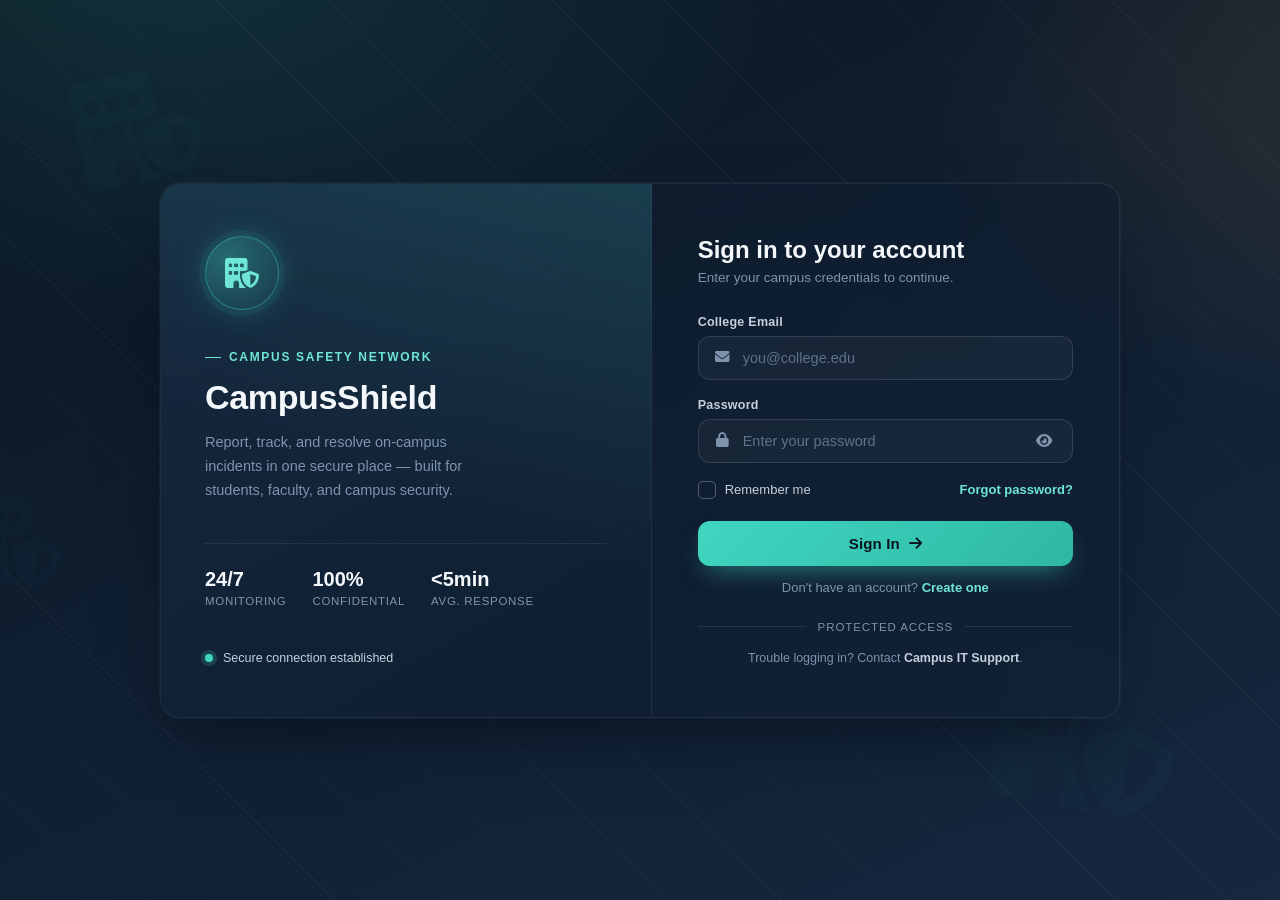
<file: index.html>
<!DOCTYPE html>
<html lang="en">
<head>
<meta charset="UTF-8">
<meta name="viewport" content="width=device-width, initial-scale=1.0">
<title>CampusShield | Sign In</title>
<link rel="stylesheet" href="https://cdnjs.cloudflare.com/ajax/libs/font-awesome/6.5.1/css/all.min.css">
<style>
  :root{
    --navy-950:#0a1420;
    --navy-900:#0f1e30;
    --navy-800:#16283f;
    --navy-700:#1e3552;
    --slate-400:#7f93ac;
    --slate-200:#c4d0dd;
    --cyan-400:#3fd6c0;
    --cyan-300:#6fe6d4;
    --amber-400:#f0a83c;
    --danger:#ef5a5a;
    --success:#3fd6c0;
    --white:#f5f8fb;
    --radius-lg:20px;
    --radius-md:12px;
    --shadow-card:0 30px 60px -20px rgba(4,10,20,0.65), 0 0 0 1px rgba(255,255,255,0.04);
    --font-display:'Segoe UI Semibold','Segoe UI',-apple-system,BlinkMacSystemFont,'Helvetica Neue',Arial,sans-serif;
    --font-body:-apple-system,BlinkMacSystemFont,'Segoe UI',Roboto,Helvetica,Arial,sans-serif;
  }
  *{margin:0;padding:0;box-sizing:border-box;}
  html,body{height:100%;}
  body{
    font-family:var(--font-body);
    min-height:100vh;
    display:flex;
    align-items:center;
    justify-content:center;
    padding:32px 20px;
    color:var(--white);
    position:relative;
    overflow-x:hidden;
    background:
      radial-gradient(1100px 700px at 12% -10%, rgba(63,214,192,0.16), transparent 60%),
      radial-gradient(900px 600px at 110% 10%, rgba(240,168,60,0.12), transparent 55%),
      linear-gradient(155deg, var(--navy-950) 0%, var(--navy-900) 45%, var(--navy-800) 100%);
  }
  .bg-shield{ position:fixed; inset:0; z-index:0; pointer-events:none; opacity:0.06;
    background-image: repeating-linear-gradient(45deg, transparent, transparent 78px, rgba(255,255,255,0.6) 78px, rgba(255,255,255,0.6) 79px); }
  .bg-shield i{ position:absolute; color:var(--cyan-400); filter:blur(0.5px); }
  .bg-shield i:nth-child(1){ top:8%; left:6%; font-size:110px; transform:rotate(-12deg); opacity:.5;}
  .bg-shield i:nth-child(2){ bottom:10%; right:8%; font-size:160px; transform:rotate(10deg); opacity:.4;}
  .bg-shield i:nth-child(3){ top:55%; left:-3%; font-size:90px; transform:rotate(6deg); opacity:.35;}
  .wrapper{
    position:relative; z-index:2; width:100%; max-width:960px;
    display:grid; grid-template-columns:1.05fr 1fr;
    background:rgba(15,30,48,0.55);
    border:1px solid rgba(255,255,255,0.07);
    border-radius:var(--radius-lg);
    box-shadow:var(--shadow-card);
    backdrop-filter:blur(18px);
    overflow:hidden;
    animation:riseIn .6s cubic-bezier(.2,.8,.2,1) both;
  }
  @keyframes riseIn{ from{opacity:0; transform:translateY(18px);} to{opacity:1; transform:translateY(0);} }
  .brand-panel{ position:relative; padding:52px 44px; display:flex; flex-direction:column; justify-content:space-between;
    background: linear-gradient(200deg, rgba(63,214,192,0.14), transparent 55%), linear-gradient(150deg, var(--navy-800) 0%, var(--navy-900) 100%);
    border-right:1px solid rgba(255,255,255,0.06); }
  .badge-ring{ width:74px;height:74px; border-radius:50%; display:flex;align-items:center;justify-content:center;
    background:radial-gradient(circle at 30% 30%, rgba(63,214,192,0.35), rgba(63,214,192,0.05));
    border:1px solid rgba(63,214,192,0.4);
    box-shadow:0 0 0 6px rgba(63,214,192,0.06), 0 0 30px rgba(63,214,192,0.25); }
  .badge-ring i{ font-size:30px; color:var(--cyan-300); animation:pulseShield 3.2s ease-in-out infinite; }
  @keyframes pulseShield{ 0%,100%{ transform:scale(1); filter:drop-shadow(0 0 0 rgba(63,214,192,0)); } 50%{ transform:scale(1.08); filter:drop-shadow(0 0 10px rgba(63,214,192,0.5)); } }
  .brand-copy{ margin-top:34px; }
  .eyebrow{ display:inline-flex; align-items:center; gap:8px; font-size:12px; letter-spacing:.14em; text-transform:uppercase; color:var(--cyan-300); font-weight:600; margin-bottom:14px; }
  .eyebrow::before{ content:""; width:16px;height:1px; background:var(--cyan-300); display:inline-block; }
  .brand-copy h1{ font-family:var(--font-display); font-size:34px; line-height:1.15; letter-spacing:-0.01em; margin-bottom:14px; }
  .brand-copy p{ color:var(--slate-400); font-size:14.5px; line-height:1.65; max-width:34ch; }
  .stat-row{ display:flex; gap:26px; margin-top:40px; padding-top:24px; border-top:1px solid rgba(255,255,255,0.08); }
  .stat-row div h3{ font-family:var(--font-display); font-size:20px; color:var(--white); }
  .stat-row div span{ font-size:11.5px; color:var(--slate-400); text-transform:uppercase; letter-spacing:.06em; }
  .status-strip{ margin-top:36px; display:flex; align-items:center; gap:10px; font-size:12.5px; color:var(--slate-200); }
  .dot-live{ width:8px;height:8px;border-radius:50%; background:var(--success); box-shadow:0 0 0 4px rgba(63,214,192,0.18); animation:blink 1.8s ease-in-out infinite; }
  @keyframes blink{ 0%,100%{opacity:1;} 50%{opacity:.35;} }
  .form-panel{ padding:52px 46px; display:flex; flex-direction:column; justify-content:center; }
  .form-head{ margin-bottom:30px; }
  .form-head h2{ font-family:var(--font-display); font-size:24px; margin-bottom:6px; }
  .form-head p{ font-size:13.5px; color:var(--slate-400); }
  .field{ margin-bottom:18px; position:relative; }
  .field label{ display:block; font-size:12.5px; font-weight:600; letter-spacing:.02em; color:var(--slate-200); margin-bottom:7px; }
  .input-shell{ display:flex; align-items:center; background:rgba(255,255,255,0.035); border:1px solid rgba(255,255,255,0.12); border-radius:var(--radius-md); padding:0 14px; transition:border-color .18s ease, box-shadow .18s ease, background .18s ease; }
  .input-shell i.leading-icon{ color:var(--slate-400); font-size:14.5px; width:20px; text-align:center; transition:color .18s ease; }
  .input-shell input{ flex:1; background:transparent; border:none; outline:none; color:var(--white); font-size:14.5px; padding:13px 10px; font-family:var(--font-body); }
  .input-shell input::placeholder{ color:#5f7288; }
  .input-shell:focus-within{ border-color:var(--cyan-400); background:rgba(63,214,192,0.05); box-shadow:0 0 0 3px rgba(63,214,192,0.14); }
  .input-shell:focus-within i.leading-icon{ color:var(--cyan-400); }
  .field.error .input-shell{ border-color:var(--danger); box-shadow:0 0 0 3px rgba(239,90,90,0.12); }
  .toggle-eye{ background:transparent; border:none; color:var(--slate-400); cursor:pointer; font-size:14.5px; padding:6px; transition:color .18s ease, transform .18s ease; }
  .toggle-eye:hover{ color:var(--cyan-300); transform:scale(1.08); }
  .error-msg{ display:none; align-items:center; gap:6px; color:var(--danger); font-size:12px; margin-top:6px; animation:shake .32s ease; }
  .field.error .error-msg{ display:flex; }
  @keyframes shake{ 0%,100%{ transform:translateX(0); } 25%{ transform:translateX(-4px); } 75%{ transform:translateX(4px); } }
  .row-between{ display:flex; align-items:center; justify-content:space-between; margin:6px 0 22px; font-size:13px; }
  .remember{ display:flex; align-items:center; gap:9px; cursor:pointer; color:var(--slate-200); user-select:none; }
  .checkbox-shell{ width:18px;height:18px; border-radius:5px; border:1.5px solid rgba(255,255,255,0.28); display:flex; align-items:center; justify-content:center; transition:all .18s ease; flex-shrink:0; }
  .checkbox-shell i{ font-size:10px; color:var(--navy-950); opacity:0; transform:scale(0.5); transition:all .18s ease; }
  .remember input{ display:none; }
  .remember input:checked + .checkbox-shell{ background:var(--cyan-400); border-color:var(--cyan-400); }
  .remember input:checked + .checkbox-shell i{ opacity:1; transform:scale(1); }
  .forgot-link{ color:var(--cyan-300); text-decoration:none; font-weight:600; position:relative; }
  .forgot-link::after{ content:""; position:absolute; left:0; bottom:-2px; width:0%; height:1px; background:var(--cyan-300); transition:width .22s ease; }
  .forgot-link:hover::after{ width:100%; }
  .btn-login{ width:100%; padding:14px; border:none; border-radius:var(--radius-md); background:linear-gradient(135deg, var(--cyan-400), #2fb8a4); color:var(--navy-950); font-size:15px; font-weight:700; letter-spacing:.01em; cursor:pointer; display:flex; align-items:center; justify-content:center; gap:9px; box-shadow:0 12px 26px -10px rgba(63,214,192,0.55); transition:transform .16s ease, box-shadow .16s ease, filter .16s ease; }
  .btn-login:hover{ transform:translateY(-2px); box-shadow:0 16px 32px -10px rgba(63,214,192,0.7); filter:brightness(1.04); }
  .btn-login:active{ transform:translateY(0); }
  .btn-login:disabled{ opacity:.75; cursor:not-allowed; transform:none; }
  .btn-login .fa-circle-notch{ display:none; }
  .btn-login.loading .fa-arrow-right{ display:none; }
  .btn-login.loading .fa-circle-notch{ display:inline-block; animation:spin .7s linear infinite; }
  @keyframes spin{ to{ transform:rotate(360deg); } }
  .divider{ display:flex; align-items:center; gap:12px; margin:26px 0 18px; color:var(--slate-400); font-size:11.5px; text-transform:uppercase; letter-spacing:.08em; }
  .divider::before,.divider::after{ content:""; flex:1; height:1px; background:rgba(255,255,255,0.1); }
  .footer-note{ text-align:center; font-size:12.5px; color:var(--slate-400); }
  .footer-note strong{ color:var(--slate-200); }
  .signup-cta{ text-align:center; font-size:13px; color:var(--slate-400); margin-top:14px; }
  .signup-cta a{ color:var(--cyan-300); font-weight:600; text-decoration:none; }
  .signup-cta a:hover{ text-decoration:underline; }
  .toast{ position:fixed; top:22px; left:50%; transform:translateX(-50%) translateY(-16px); background:var(--navy-800); border:1px solid rgba(63,214,192,0.4); color:var(--white); padding:12px 20px; border-radius:10px; font-size:13.5px; display:flex; align-items:center; gap:10px; box-shadow:0 12px 30px rgba(0,0,0,0.4); opacity:0; pointer-events:none; transition:all .3s ease; z-index:50; }
  .toast.show{ opacity:1; transform:translateX(-50%) translateY(0); }
  .toast i{ color:var(--success); }
  @media (max-width: 860px){
    .wrapper{ grid-template-columns:1fr; max-width:460px; }
    .brand-panel{ padding:36px 32px 28px; border-right:none; border-bottom:1px solid rgba(255,255,255,0.06); }
    .brand-copy{ margin-top:22px; } .brand-copy h1{ font-size:26px; }
    .stat-row{ margin-top:26px; padding-top:18px; }
    .form-panel{ padding:36px 32px 40px; }
  }
  @media (max-width: 420px){
    .brand-panel, .form-panel{ padding:28px 22px; }
    .brand-copy h1{ font-size:22px; } .stat-row{ gap:18px; } body{ padding:16px; }
  }
</style>
</head>
<body>

  <div class="bg-shield" aria-hidden="true">
    <i class="fa-solid fa-building-shield"></i>
    <i class="fa-solid fa-building-shield"></i>
    <i class="fa-solid fa-building-shield"></i>
  </div>

  <div class="wrapper">

    <aside class="brand-panel">
      <div>
        <div class="badge-ring"><i class="fa-solid fa-building-shield"></i></div>
        <div class="brand-copy">
          <span class="eyebrow">Campus Safety Network</span>
          <h1>CampusShield</h1>
          <p>Report, track, and resolve on‑campus incidents in one secure place — built for students, faculty, and campus security.</p>
        </div>
        <div class="stat-row">
          <div><h3>24/7</h3><span>Monitoring</span></div>
          <div><h3>100%</h3><span>Confidential</span></div>
          <div><h3>&lt;5min</h3><span>Avg. Response</span></div>
        </div>
      </div>
      <div class="status-strip">
        <span class="dot-live"></span>
        Secure connection established
      </div>
    </aside>

    <main class="form-panel">
      <div class="form-head">
        <h2>Sign in to your account</h2>
        <p>Enter your campus credentials to continue.</p>
      </div>

      <form id="loginForm" novalidate>
        <div class="field" id="emailField">
          <label for="email">College Email</label>
          <div class="input-shell">
            <i class="fa-solid fa-envelope leading-icon"></i>
            <input type="text" id="email" name="email" placeholder="you@college.edu" autocomplete="username">
          </div>
          <div class="error-msg"><i class="fa-solid fa-circle-exclamation"></i><span>Please enter a valid college email address.</span></div>
        </div>

        <div class="field" id="passwordField">
          <label for="password">Password</label>
          <div class="input-shell">
            <i class="fa-solid fa-lock leading-icon"></i>
            <input type="password" id="password" name="password" placeholder="Enter your password" autocomplete="current-password">
            <button type="button" class="toggle-eye" id="togglePassword" aria-label="Show password">
              <i class="fa-solid fa-eye"></i>
            </button>
          </div>
          <div class="error-msg"><i class="fa-solid fa-circle-exclamation"></i><span>Password must be at least 6 characters.</span></div>
        </div>

        <div class="row-between">
          <label class="remember">
            <input type="checkbox" id="rememberMe">
            <span class="checkbox-shell"><i class="fa-solid fa-check"></i></span>
            Remember me
          </label>
          <a href="#" class="forgot-link">Forgot password?</a>
        </div>

        <button type="submit" class="btn-login" id="loginBtn">
          <span>Sign In</span>
          <i class="fa-solid fa-arrow-right"></i>
          <i class="fa-solid fa-circle-notch"></i>
        </button>

        <p class="signup-cta">Don't have an account? <a href="signup.html">Create one</a></p>

        <div class="divider">Protected Access</div>
        <p class="footer-note">Trouble logging in? Contact <strong>Campus IT Support</strong>.</p>
      </form>
    </main>

  </div>

  <div class="toast" id="toast">
    <i class="fa-solid fa-circle-check"></i>
    <span id="toastMsg">Signed in successfully!</span>
  </div>

<script>
(function(){
  const form = document.getElementById('loginForm');
  const emailInput = document.getElementById('email');
  const passwordInput = document.getElementById('password');
  const emailField = document.getElementById('emailField');
  const passwordField = document.getElementById('passwordField');
  const togglePassword = document.getElementById('togglePassword');
  const loginBtn = document.getElementById('loginBtn');
  const toast = document.getElementById('toast');
  const toastMsg = document.getElementById('toastMsg');

  const EMAIL_REGEX = /^[^\s@]+@[^\s@]+\.[^\s@]+$/;

  togglePassword.addEventListener('click', function(){
    const isHidden = passwordInput.type === 'password';
    passwordInput.type = isHidden ? 'text' : 'password';
    togglePassword.innerHTML = isHidden
      ? '<i class="fa-solid fa-eye-slash"></i>'
      : '<i class="fa-solid fa-eye"></i>';
  });

  function setError(el, has){ el.classList.toggle('error', has); }
  function validateEmail(){ const v = emailInput.value.trim(); const ok = EMAIL_REGEX.test(v); setError(emailField, !ok); return ok; }
  function validatePassword(){ const v = passwordInput.value; const ok = v.length >= 6; setError(passwordField, !ok); return ok; }

  emailInput.addEventListener('input', () => { if(emailField.classList.contains('error')) validateEmail(); });
  passwordInput.addEventListener('input', () => { if(passwordField.classList.contains('error')) validatePassword(); });

  function showToast(msg, isError){
    toastMsg.textContent = msg;
    toast.style.borderColor = isError ? 'rgba(239,90,90,0.5)' : 'rgba(63,214,192,0.4)';
    const icon = toast.querySelector('i');
    icon.className = isError ? 'fa-solid fa-circle-exclamation' : 'fa-solid fa-circle-check';
    icon.style.color = isError ? '#ef5a5a' : '#3fd6c0';
    toast.classList.add('show');
    setTimeout(() => toast.classList.remove('show'), 3200);
  }

  form.addEventListener('submit', async function(e){
    e.preventDefault();

    const emailOk = validateEmail();
    const passOk = validatePassword();
    if(!emailOk || !passOk){ showToast('Please fix the highlighted fields.', true); return; }

    loginBtn.classList.add('loading');
    loginBtn.disabled = true;

    try {
      const res = await fetch('http://localhost:8080/api/auth/login', {
        method: 'POST',
        headers: { 'Content-Type': 'application/json' },
        body: JSON.stringify({ email: emailInput.value.trim(), password: passwordInput.value })
      });

      if (!res.ok) {
        const err = await res.json().catch(() => ({}));
        showToast(err.error || 'Invalid email or password.', true);
        loginBtn.classList.remove('loading');
        loginBtn.disabled = false;
        return;
      }

      const user = await res.json();
      localStorage.setItem('campusShield_user', JSON.stringify(user));

      showToast('Signed in successfully! Redirecting…', false);

      setTimeout(() => {
        if (user.role === 'ADMIN') window.location.href = 'admin-dashboard.html';
        else window.location.href = 'student-dashboard.html';
      }, 900);

    } catch (err) {
      console.error(err);
      showToast('Cannot reach server. Is the backend running?', true);
      loginBtn.classList.remove('loading');
      loginBtn.disabled = false;
    }
  });
})();
</script>

</body>
</html>
</file>
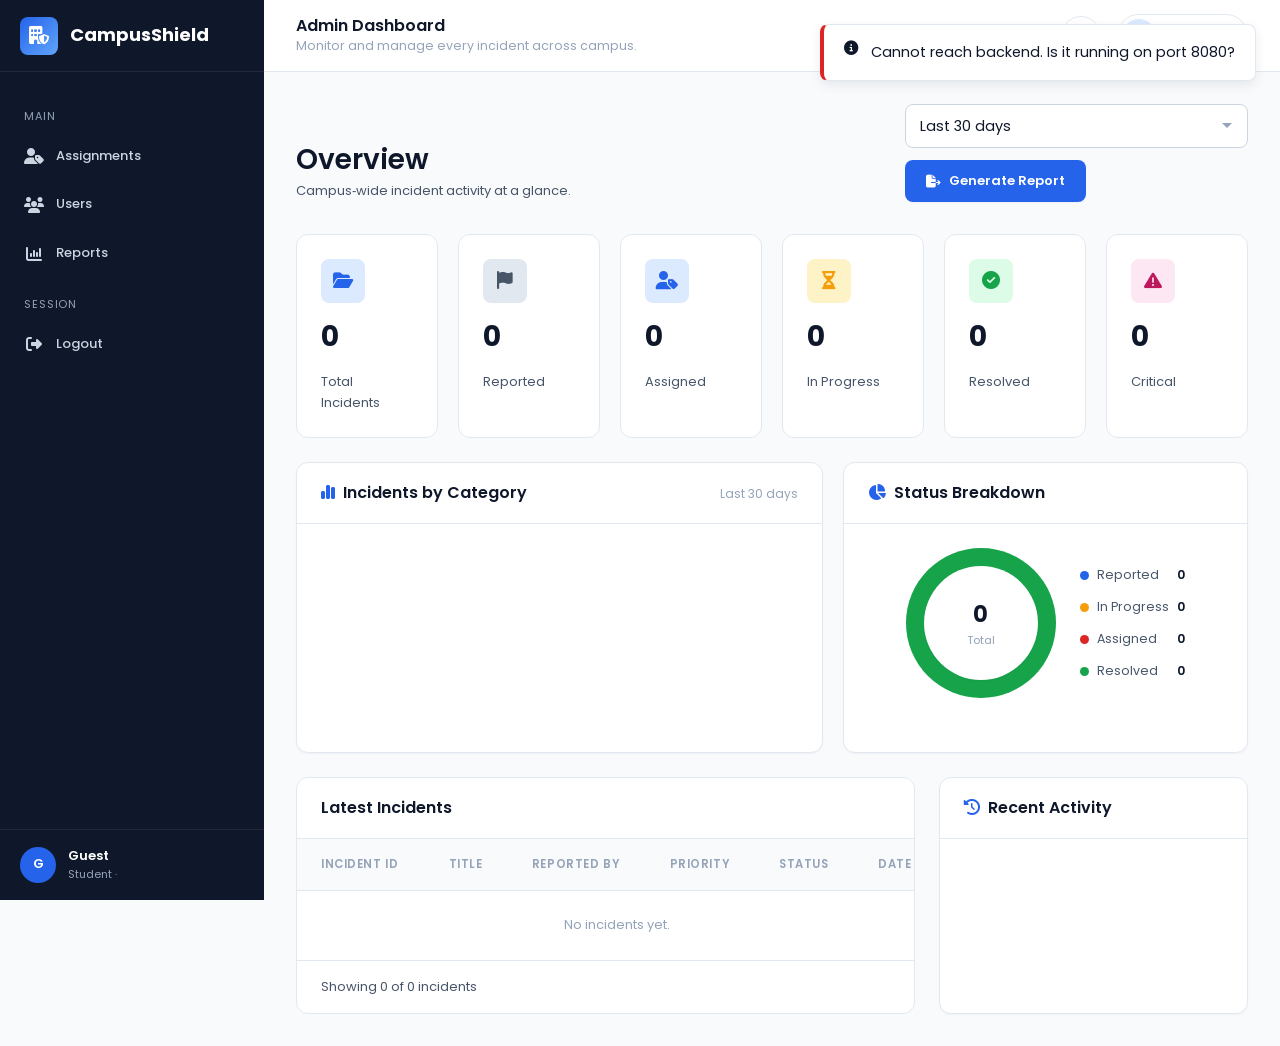
<file: admin-dashboard.html>
<!DOCTYPE html>
<html lang="en">
<head>
<meta charset="UTF-8">
<meta name="viewport" content="width=device-width, initial-scale=1.0">
<title>Admin Dashboard | CampusShield</title>
<link rel="stylesheet" href="https://cdnjs.cloudflare.com/ajax/libs/font-awesome/6.5.1/css/all.min.css">
<link rel="stylesheet" href="style.css">
</head>
<body>

<div class="app-shell" id="appShell">

  <!-- ===================== SIDEBAR ===================== -->
  <aside class="sidebar" id="sidebar">
    <div class="sidebar-brand">
      <div class="brand-icon"><i class="fa-solid fa-building-shield"></i></div>
      <span class="brand-name">CampusShield</span>
    </div>

    <nav class="sidebar-nav">
      <div class="nav-section-title">Main</div>
      <a href="admin-dashboard.html" class="nav-item active">
        <i class="fa-solid fa-gauge-high"></i>
        <span class="nav-label">Dashboard</span>
      </a>
      <a href="manage-incidents.html" class="nav-item">
        <i class="fa-solid fa-list-check"></i>
        <span class="nav-label">Manage Incidents</span>
        <span class="nav-badge" id="openIncidentsBadge">0</span>
      </a>
      <a href="#" class="nav-item">
        <i class="fa-solid fa-user-tag"></i>
        <span class="nav-label">Assignments</span>
      </a>
      <a href="#" class="nav-item">
        <i class="fa-solid fa-users"></i>
        <span class="nav-label">Users</span>
      </a>
      <a href="#" class="nav-item">
        <i class="fa-solid fa-chart-column"></i>
        <span class="nav-label">Reports</span>
      </a>

      <div class="nav-section-title">Session</div>
      <a href="#" class="nav-item" id="logoutLink">
        <i class="fa-solid fa-right-from-bracket"></i>
        <span class="nav-label">Logout</span>
      </a>
    </nav>

    <div class="sidebar-footer">
      <div class="user-avatar">AD</div>
      <div class="user-meta">
        <div class="user-name">Admin User</div>
        <div class="user-role">Super Admin</div>
      </div>
    </div>
  </aside>

  <div class="mobile-nav-overlay" id="mobileOverlay"></div>

  <!-- ===================== NAVBAR ===================== -->
  <header class="navbar">
    <div class="navbar-left">
      <button class="mobile-menu-btn" id="mobileMenuBtn" aria-label="Open menu">
        <i class="fa-solid fa-bars"></i>
      </button>
      <div>
        <h2 style="font-size:16px;">Admin Dashboard</h2>
        <p class="text-muted" style="font-size:12.5px;">Monitor and manage every incident across campus.</p>
      </div>
    </div>

    <div class="navbar-right">
      <button class="navbar-icon-btn" id="notificationBtn" aria-label="Notifications">
        <i class="fa-solid fa-bell"></i>
        <span class="dot" id="notificationDot"></span>
      </button>

      <div class="navbar-profile">
        <div class="avatar-fallback">AD</div>
        <div class="user-meta" style="display:flex; flex-direction:column; line-height:1.2;">
          <span style="font-size:13px; font-weight:600;">Admin User</span>
          <span style="font-size:11px; color:var(--color-text-muted);">Administrator</span>
        </div>
        <i class="fa-solid fa-chevron-down" style="font-size:11px; color:var(--color-text-muted);"></i>
      </div>
    </div>
  </header>

  <!-- ===================== MAIN CONTENT ===================== -->
  <main class="main-content">

    <div class="page-header fade-in">
      <div>
        <h1>Overview</h1>
        <p>Campus‑wide incident activity at a glance.</p>
      </div>
      <div class="flex gap-3" style="flex-wrap:wrap;">
        <select id="rangeFilter" class="form-control" style="min-width:150px;">
          <option value="7">Last 7 days</option>
          <option value="30" selected>Last 30 days</option>
          <option value="90">Last 90 days</option>
        </select>
        <button class="btn btn-primary" id="generateReportBtn">
          <i class="fa-solid fa-file-export"></i> Generate Report
        </button>
      </div>
    </div>

    <!-- ===================== STAT CARDS ===================== -->
    <section class="stats-grid-6 fade-in" id="statsGrid">
      <div class="stat-card primary">
        <div class="stat-icon"><i class="fa-solid fa-folder-open"></i></div>
        <div class="stat-value" id="statTotal">0</div>
        <div class="stat-label">Total Incidents</div>
      </div>

      <div class="stat-card">
        <div class="stat-icon" style="background:var(--color-border); color:var(--color-text-secondary);"><i class="fa-solid fa-flag"></i></div>
        <div class="stat-value" id="statReported">0</div>
        <div class="stat-label">Reported</div>
      </div>

      <div class="stat-card">
        <div class="stat-icon" style="background:var(--color-primary-light); color:var(--color-primary);"><i class="fa-solid fa-user-tag"></i></div>
        <div class="stat-value" id="statAssigned">0</div>
        <div class="stat-label">Assigned</div>
      </div>

      <div class="stat-card warning">
        <div class="stat-icon"><i class="fa-solid fa-hourglass-half"></i></div>
        <div class="stat-value" id="statInProgress">0</div>
        <div class="stat-label">In Progress</div>
      </div>

      <div class="stat-card success">
        <div class="stat-icon"><i class="fa-solid fa-circle-check"></i></div>
        <div class="stat-value" id="statResolved">0</div>
        <div class="stat-label">Resolved</div>
      </div>

      <div class="stat-card critical">
        <div class="stat-icon pulse"><i class="fa-solid fa-triangle-exclamation"></i></div>
        <div class="stat-value" id="statCritical">0</div>
        <div class="stat-label">Critical</div>
      </div>
    </section>

    <!-- ===================== CHARTS ===================== -->
    <section class="charts-row fade-in">

      <div class="card chart-card">
        <div class="card-header">
          <h3><i class="fa-solid fa-chart-simple" style="color:var(--color-primary); margin-right:8px;"></i>Incidents by Category</h3>
          <span class="text-muted" style="font-size:12px;">Last 30 days</span>
        </div>
        <div class="card-body">
          <div class="bar-chart" id="barChart">
            <!-- Bars injected by script.js -->
          </div>
        </div>
      </div>

      <div class="card chart-card">
        <div class="card-header">
          <h3><i class="fa-solid fa-chart-pie" style="color:var(--color-primary); margin-right:8px;"></i>Status Breakdown</h3>
        </div>
        <div class="card-body">
          <div class="donut-wrap">
            <div class="donut" id="statusDonut">
              <div class="donut-center">
                <strong id="donutTotal">0</strong>
                <span>Total</span>
              </div>
            </div>
            <div class="chart-legend" id="donutLegend">
              <!-- Legend injected by script.js -->
            </div>
          </div>
        </div>
      </div>

    </section>

    <!-- ===================== ACTIVITY + TABLE ===================== -->
    <div class="dashboard-grid fade-in">

      <!-- Latest incidents table -->
      <section class="table-wrapper">
        <div class="table-toolbar">
          <h3 style="font-size:16px; font-weight:600;">Latest Incidents</h3>
          <a href="manage-incidents.html" style="font-size:12.5px; font-weight:600; color:var(--color-primary);">View all <i class="fa-solid fa-arrow-right" style="font-size:10px;"></i></a>
        </div>

        <div class="table-scroll">
          <table class="data-table">
            <thead>
              <tr>
                <th>Incident ID</th>
                <th>Title</th>
                <th>Reported By</th>
                <th>Priority</th>
                <th>Status</th>
                <th>Date</th>
              </tr>
            </thead>
            <tbody id="adminIncidentsTableBody">
              <!-- Rows injected by script.js -->
            </tbody>
          </table>
        </div>

        <div class="pagination">
          <span id="adminTableSummary">Showing 0 of 0 incidents</span>
        </div>
      </section>

      <!-- Recent activity -->
      <aside class="card">
        <div class="card-header">
          <h3><i class="fa-solid fa-clock-rotate-left" style="color:var(--color-primary); margin-right:8px;"></i>Recent Activity</h3>
        </div>
        <div class="activity-feed" id="activityFeed">
          <!-- Activity items injected by script.js -->
        </div>
      </aside>

    </div>

  </main>

  <!-- ===================== MOBILE BOTTOM NAV ===================== -->
  <nav class="bottom-nav">
    <a href="admin-dashboard.html" class="bottom-nav-item active">
      <i class="fa-solid fa-gauge-high"></i> Dashboard
    </a>
    <a href="manage-incidents.html" class="bottom-nav-item">
      <i class="fa-solid fa-list-check"></i> Incidents
    </a>
    <a href="#" class="bottom-nav-item">
      <i class="fa-solid fa-users"></i> Users
    </a>
    <a href="#" class="bottom-nav-item">
      <i class="fa-solid fa-chart-column"></i> Reports
    </a>
  </nav>

</div>

<div class="toast-stack" id="toastStack"></div>

<script src="script.js"></script>
</body>
</html>
</file>
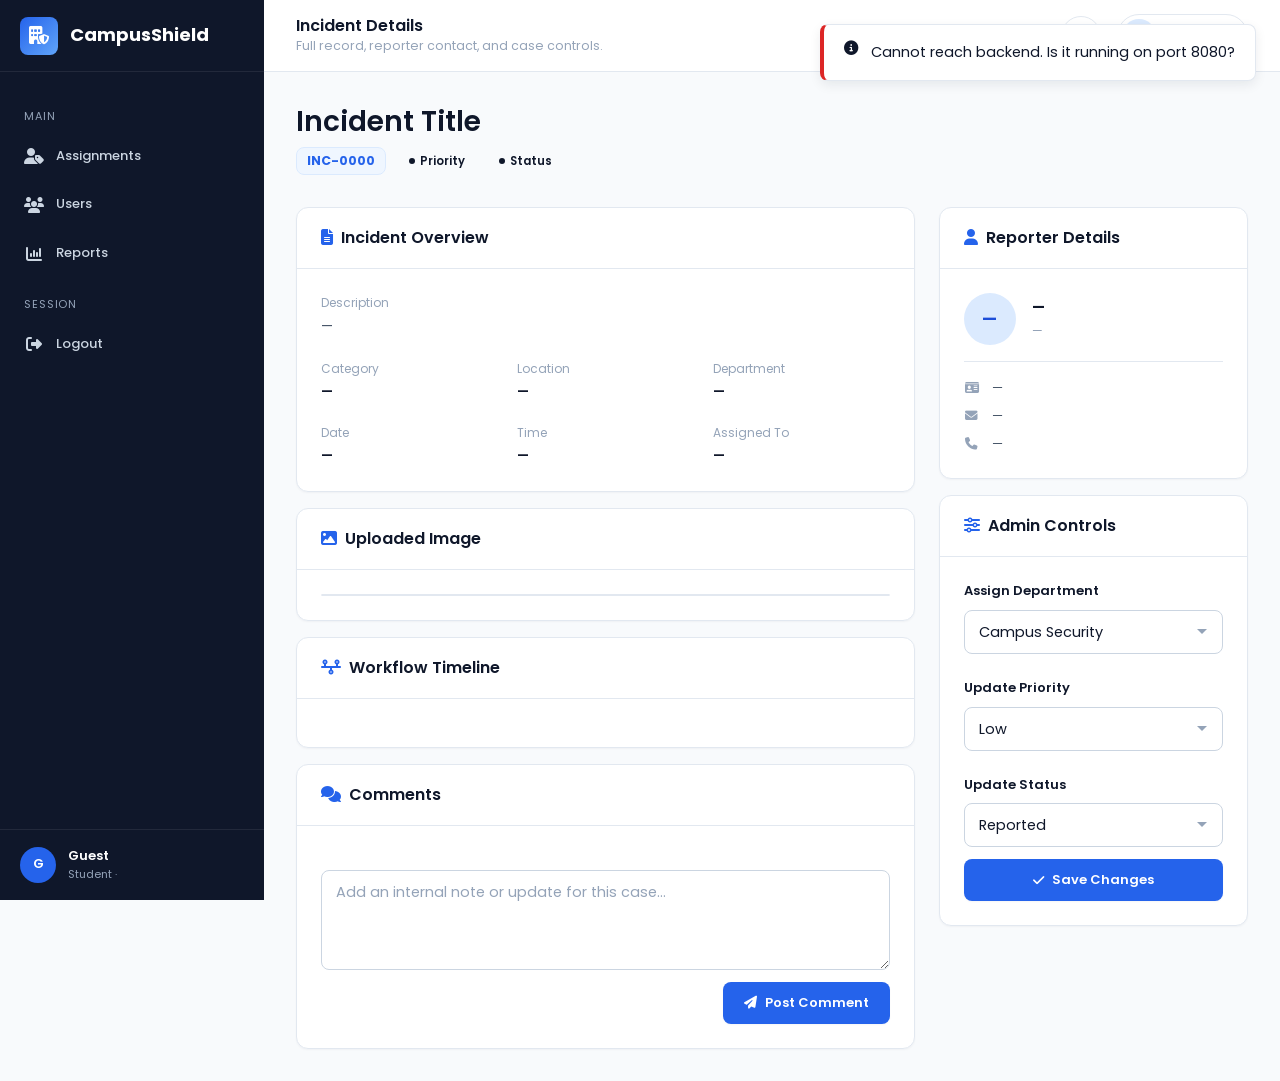
<file: incident-detail.html>
<!DOCTYPE html>
<html lang="en">
<head>
<meta charset="UTF-8">
<meta name="viewport" content="width=device-width, initial-scale=1.0">
<title>Incident Details | CampusShield</title>
<link rel="stylesheet" href="https://cdnjs.cloudflare.com/ajax/libs/font-awesome/6.5.1/css/all.min.css">
<link rel="stylesheet" href="style.css">
</head>
<body>

<div class="app-shell" id="appShell">

  <!-- ===================== SIDEBAR ===================== -->
  <aside class="sidebar" id="sidebar">
    <div class="sidebar-brand">
      <div class="brand-icon"><i class="fa-solid fa-building-shield"></i></div>
      <span class="brand-name">CampusShield</span>
    </div>

    <nav class="sidebar-nav">
      <div class="nav-section-title">Main</div>
      <a href="admin-dashboard.html" class="nav-item">
        <i class="fa-solid fa-gauge-high"></i>
        <span class="nav-label">Dashboard</span>
      </a>
      <a href="manage-incidents.html" class="nav-item active">
        <i class="fa-solid fa-list-check"></i>
        <span class="nav-label">Manage Incidents</span>
        <span class="nav-badge" id="openIncidentsBadge">0</span>
      </a>
      <a href="#" class="nav-item">
        <i class="fa-solid fa-user-tag"></i>
        <span class="nav-label">Assignments</span>
      </a>
      <a href="#" class="nav-item">
        <i class="fa-solid fa-users"></i>
        <span class="nav-label">Users</span>
      </a>
      <a href="#" class="nav-item">
        <i class="fa-solid fa-chart-column"></i>
        <span class="nav-label">Reports</span>
      </a>

      <div class="nav-section-title">Session</div>
      <a href="#" class="nav-item" id="logoutLink">
        <i class="fa-solid fa-right-from-bracket"></i>
        <span class="nav-label">Logout</span>
      </a>
    </nav>

    <div class="sidebar-footer">
      <div class="user-avatar">AD</div>
      <div class="user-meta">
        <div class="user-name">Admin User</div>
        <div class="user-role">Super Admin</div>
      </div>
    </div>
  </aside>

  <div class="mobile-nav-overlay" id="mobileOverlay"></div>

  <!-- ===================== NAVBAR ===================== -->
  <header class="navbar">
    <div class="navbar-left">
      <button class="mobile-menu-btn" id="mobileMenuBtn" aria-label="Open menu">
        <i class="fa-solid fa-bars"></i>
      </button>
      <div>
        <h2 style="font-size:16px;">Incident Details</h2>
        <p class="text-muted" style="font-size:12.5px;">Full record, reporter contact, and case controls.</p>
      </div>
    </div>

    <div class="navbar-right">
      <button class="navbar-icon-btn" id="notificationBtn" aria-label="Notifications">
        <i class="fa-solid fa-bell"></i>
        <span class="dot" id="notificationDot"></span>
      </button>

      <div class="navbar-profile">
        <div class="avatar-fallback">AD</div>
        <div class="user-meta" style="display:flex; flex-direction:column; line-height:1.2;">
          <span style="font-size:13px; font-weight:600;">Admin User</span>
          <span style="font-size:11px; color:var(--color-text-muted);">Administrator</span>
        </div>
        <i class="fa-solid fa-chevron-down" style="font-size:11px; color:var(--color-text-muted);"></i>
      </div>
    </div>
  </header>

  <!-- ===================== MAIN CONTENT ===================== -->
  <main class="main-content">

    <div class="page-header fade-in">
      <div>
        <a href="manage-incidents.html" style="font-size:12.5px; font-weight:600; color:var(--color-primary); display:inline-flex; align-items:center; gap:6px; margin-bottom:var(--space-2);">
          <i class="fa-solid fa-arrow-left"></i> Back to Manage Incidents
        </a>
        <h1 id="detailTitle">Incident Title</h1>
        <div class="detail-header-meta">
          <span class="detail-id-tag" id="detailIdTag">INC-0000</span>
          <span class="badge" id="detailPriorityBadge">Priority</span>
          <span class="badge" id="detailStatusBadge">Status</span>
        </div>
      </div>
    </div>

    <div class="dashboard-grid fade-in">

      <!-- ===================== LEFT COLUMN ===================== -->
      <div class="flex flex-col gap-4">

        <!-- Overview -->
        <section class="card">
          <div class="card-header">
            <h3><i class="fa-solid fa-file-lines" style="color:var(--color-primary); margin-right:8px;"></i>Incident Overview</h3>
          </div>
          <div class="card-body" style="display:flex; flex-direction:column; gap:var(--space-5);">
            <div>
              <div class="form-hint" style="margin-bottom:4px;">Description</div>
              <p style="font-size:13.5px; color:var(--color-text-secondary); line-height:1.7;" id="detailDescription">—</p>
            </div>

            <div class="info-grid">
              <div class="info-item">
                <div class="form-hint">Category</div>
                <div class="info-value" id="detailCategory">—</div>
              </div>
              <div class="info-item">
                <div class="form-hint">Location</div>
                <div class="info-value" id="detailLocation">—</div>
              </div>
              <div class="info-item">
                <div class="form-hint">Department</div>
                <div class="info-value" id="detailDepartment">—</div>
              </div>
              <div class="info-item">
                <div class="form-hint">Date</div>
                <div class="info-value" id="detailDate">—</div>
              </div>
              <div class="info-item">
                <div class="form-hint">Time</div>
                <div class="info-value" id="detailTime">—</div>
              </div>
              <div class="info-item">
                <div class="form-hint">Assigned To</div>
                <div class="info-value" id="detailAssignedTo">—</div>
              </div>
            </div>
          </div>
        </section>

        <!-- Uploaded image -->
        <section class="card">
          <div class="card-header">
            <h3><i class="fa-solid fa-image" style="color:var(--color-primary); margin-right:8px;"></i>Uploaded Image</h3>
          </div>
          <div class="card-body">
            <div class="evidence-image" id="evidenceImageWrap">
              <!-- Injected by script.js -->
            </div>
          </div>
        </section>

        <!-- Workflow timeline -->
        <section class="card">
          <div class="card-header">
            <h3><i class="fa-solid fa-timeline" style="color:var(--color-primary); margin-right:8px;"></i>Workflow Timeline</h3>
          </div>
          <div class="card-body">
            <div class="workflow-timeline" id="workflowTimeline">
              <!-- Steps injected by script.js -->
            </div>
          </div>
        </section>

        <!-- Comments -->
        <section class="card">
          <div class="card-header">
            <h3><i class="fa-solid fa-comments" style="color:var(--color-primary); margin-right:8px;"></i>Comments</h3>
          </div>
          <div class="card-body">
            <div class="comment-list" id="commentList">
              <!-- Comments injected by script.js -->
            </div>

            <div class="comment-form">
              <textarea class="form-control" id="newCommentInput" rows="3" placeholder="Add an internal note or update for this case..."></textarea>
              <button class="btn btn-primary" id="postCommentBtn" style="align-self:flex-end;">
                <i class="fa-solid fa-paper-plane"></i> Post Comment
              </button>
            </div>
          </div>
        </section>

      </div>

      <!-- ===================== RIGHT COLUMN ===================== -->
      <aside class="flex flex-col gap-4">

        <!-- Reporter details -->
        <section class="card">
          <div class="card-header">
            <h3><i class="fa-solid fa-user" style="color:var(--color-primary); margin-right:8px;"></i>Reporter Details</h3>
          </div>
          <div class="card-body">
            <div class="reporter-card">
              <div class="reporter-avatar" id="reporterAvatar">—</div>
              <div class="reporter-meta">
                <strong id="reporterName">—</strong>
                <span id="reporterRole">—</span>
              </div>
            </div>
            <div class="reporter-contact">
              <div class="reporter-contact-row"><i class="fa-solid fa-id-card"></i><span id="reporterId">—</span></div>
              <div class="reporter-contact-row"><i class="fa-solid fa-envelope"></i><span id="reporterEmail">—</span></div>
              <div class="reporter-contact-row"><i class="fa-solid fa-phone"></i><span id="reporterPhone">—</span></div>
            </div>
          </div>
        </section>

        <!-- Admin controls -->
        <section class="card admin-controls-card">
          <div class="card-header">
            <h3><i class="fa-solid fa-sliders" style="color:var(--color-primary); margin-right:8px;"></i>Admin Controls</h3>
          </div>
          <div class="card-body">
            <div class="form-group">
              <label class="form-label" for="controlDepartment">Assign Department</label>
              <select id="controlDepartment" class="form-control">
                <option value="Campus Security">Campus Security</option>
                <option value="Facilities & Maintenance">Facilities &amp; Maintenance</option>
                <option value="IT Support">IT Support</option>
                <option value="Health Center">Health Center</option>
                <option value="Student Affairs">Student Affairs</option>
              </select>
            </div>

            <div class="form-group">
              <label class="form-label" for="controlPriority">Update Priority</label>
              <select id="controlPriority" class="form-control">
                <option value="Low">Low</option>
                <option value="Medium">Medium</option>
                <option value="High">High</option>
                <option value="Critical">Critical</option>
              </select>
            </div>

            <div class="form-group">
              <label class="form-label" for="controlStatus">Update Status</label>
              <select id="controlStatus" class="form-control">
                <option value="Reported">Reported</option>
                <option value="Assigned">Assigned</option>
                <option value="In Progress">In Progress</option>
                <option value="Resolved">Resolved</option>
              </select>
            </div>

            <button class="btn btn-primary btn-block" id="saveControlsBtn">
              <i class="fa-solid fa-check"></i> Save Changes
            </button>
          </div>
        </section>

      </aside>

    </div>

  </main>

  <!-- ===================== MOBILE BOTTOM NAV ===================== -->
  <nav class="bottom-nav">
    <a href="admin-dashboard.html" class="bottom-nav-item">
      <i class="fa-solid fa-gauge-high"></i> Dashboard
    </a>
    <a href="manage-incidents.html" class="bottom-nav-item active">
      <i class="fa-solid fa-list-check"></i> Incidents
    </a>
    <a href="#" class="bottom-nav-item">
      <i class="fa-solid fa-users"></i> Users
    </a>
    <a href="#" class="bottom-nav-item">
      <i class="fa-solid fa-chart-column"></i> Reports
    </a>
  </nav>

</div>

<div class="toast-stack" id="toastStack"></div>

<script src="script.js"></script>
</body>
</html>
</file>
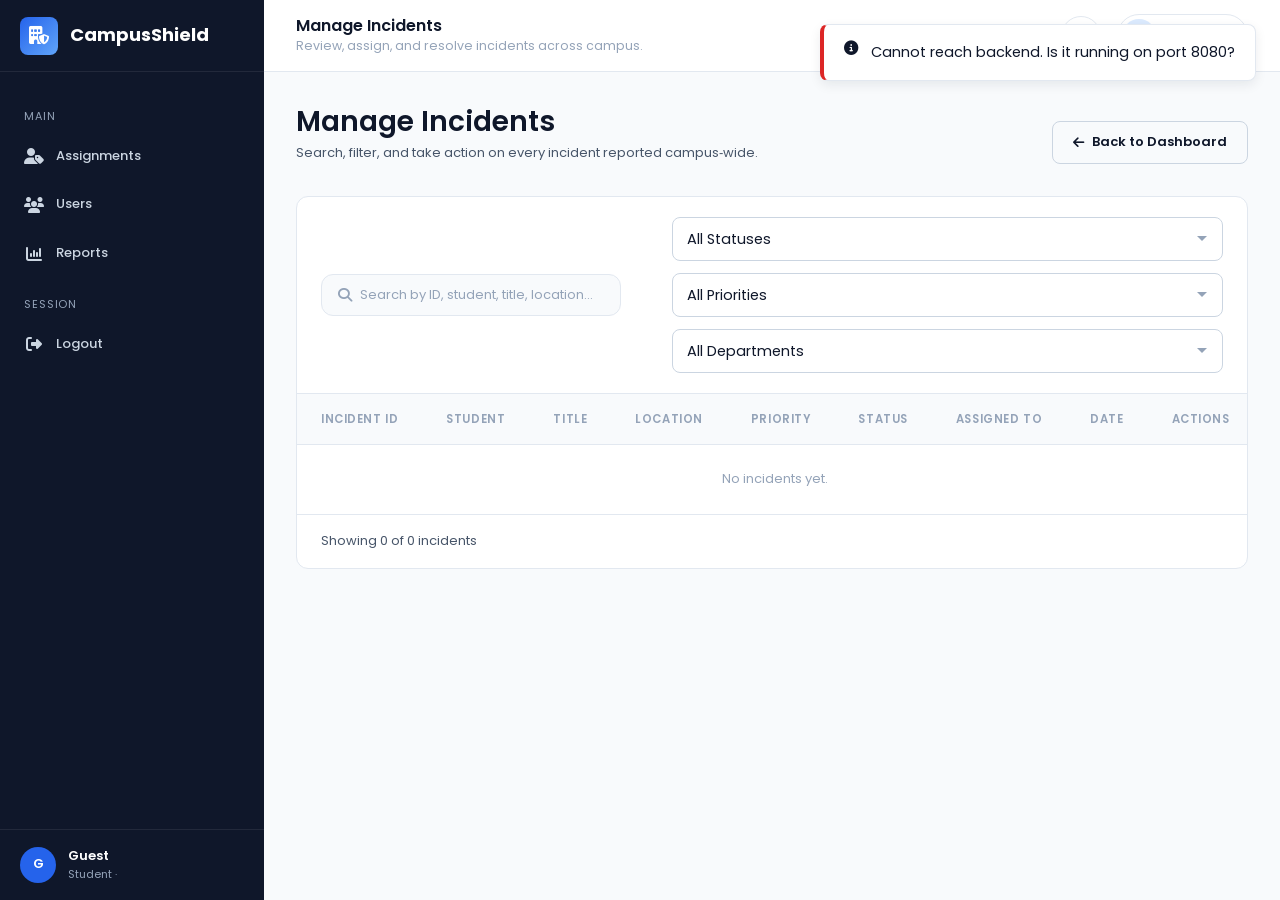
<file: manage-incidents.html>
<!DOCTYPE html>
<html lang="en">
<head>
<meta charset="UTF-8">
<meta name="viewport" content="width=device-width, initial-scale=1.0">
<title>Manage Incidents | CampusShield</title>
<link rel="stylesheet" href="https://cdnjs.cloudflare.com/ajax/libs/font-awesome/6.5.1/css/all.min.css">
<link rel="stylesheet" href="style.css">
</head>
<body>

<div class="app-shell" id="appShell">

  <!-- ===================== SIDEBAR ===================== -->
  <aside class="sidebar" id="sidebar">
    <div class="sidebar-brand">
      <div class="brand-icon"><i class="fa-solid fa-building-shield"></i></div>
      <span class="brand-name">CampusShield</span>
    </div>

    <nav class="sidebar-nav">
      <div class="nav-section-title">Main</div>
      <a href="admin-dashboard.html" class="nav-item">
        <i class="fa-solid fa-gauge-high"></i>
        <span class="nav-label">Dashboard</span>
      </a>
      <a href="manage-incidents.html" class="nav-item active">
        <i class="fa-solid fa-list-check"></i>
        <span class="nav-label">Manage Incidents</span>
        <span class="nav-badge" id="openIncidentsBadge">0</span>
      </a>
      <a href="#" class="nav-item">
        <i class="fa-solid fa-user-tag"></i>
        <span class="nav-label">Assignments</span>
      </a>
      <a href="#" class="nav-item">
        <i class="fa-solid fa-users"></i>
        <span class="nav-label">Users</span>
      </a>
      <a href="#" class="nav-item">
        <i class="fa-solid fa-chart-column"></i>
        <span class="nav-label">Reports</span>
      </a>

      <div class="nav-section-title">Session</div>
      <a href="#" class="nav-item" id="logoutLink">
        <i class="fa-solid fa-right-from-bracket"></i>
        <span class="nav-label">Logout</span>
      </a>
    </nav>

    <div class="sidebar-footer">
      <div class="user-avatar">AD</div>
      <div class="user-meta">
        <div class="user-name">Admin User</div>
        <div class="user-role">Super Admin</div>
      </div>
    </div>
  </aside>

  <div class="mobile-nav-overlay" id="mobileOverlay"></div>

  <!-- ===================== NAVBAR ===================== -->
  <header class="navbar">
    <div class="navbar-left">
      <button class="mobile-menu-btn" id="mobileMenuBtn" aria-label="Open menu">
        <i class="fa-solid fa-bars"></i>
      </button>
      <div>
        <h2 style="font-size:16px;">Manage Incidents</h2>
        <p class="text-muted" style="font-size:12.5px;">Review, assign, and resolve incidents across campus.</p>
      </div>
    </div>

    <div class="navbar-right">
      <button class="navbar-icon-btn" id="notificationBtn" aria-label="Notifications">
        <i class="fa-solid fa-bell"></i>
        <span class="dot" id="notificationDot"></span>
      </button>

      <div class="navbar-profile">
        <div class="avatar-fallback">AD</div>
        <div class="user-meta" style="display:flex; flex-direction:column; line-height:1.2;">
          <span style="font-size:13px; font-weight:600;">Admin User</span>
          <span style="font-size:11px; color:var(--color-text-muted);">Administrator</span>
        </div>
        <i class="fa-solid fa-chevron-down" style="font-size:11px; color:var(--color-text-muted);"></i>
      </div>
    </div>
  </header>

  <!-- ===================== MAIN CONTENT ===================== -->
  <main class="main-content">

    <div class="page-header fade-in">
      <div>
        <h1>Manage Incidents</h1>
        <p>Search, filter, and take action on every incident reported campus‑wide.</p>
      </div>
      <a href="admin-dashboard.html" class="btn btn-outline">
        <i class="fa-solid fa-arrow-left"></i> Back to Dashboard
      </a>
    </div>

    <!-- ===================== TABLE CARD ===================== -->
    <section class="table-wrapper fade-in">

      <div class="table-toolbar">
        <div class="search-box" style="max-width:300px;">
          <i class="fa-solid fa-magnifying-glass"></i>
          <input type="text" id="manageSearch" placeholder="Search by ID, student, title, location...">
        </div>

        <div class="flex gap-3" style="flex-wrap:wrap;">
          <select id="statusFilter" class="form-control" style="min-width:150px;">
            <option value="">All Statuses</option>
            <option value="Reported">Reported</option>
            <option value="Assigned">Assigned</option>
            <option value="In Progress">In Progress</option>
            <option value="Resolved">Resolved</option>
          </select>

          <select id="priorityFilter" class="form-control" style="min-width:150px;">
            <option value="">All Priorities</option>
            <option value="Low">Low</option>
            <option value="Medium">Medium</option>
            <option value="High">High</option>
            <option value="Critical">Critical</option>
          </select>

          <select id="departmentFilter" class="form-control" style="min-width:170px;">
            <option value="">All Departments</option>
            <option value="Campus Security">Campus Security</option>
            <option value="Facilities & Maintenance">Facilities &amp; Maintenance</option>
            <option value="IT Support">IT Support</option>
            <option value="Health Center">Health Center</option>
            <option value="Student Affairs">Student Affairs</option>
          </select>
        </div>
      </div>

      <div class="table-scroll">
        <table class="data-table">
          <thead>
            <tr>
              <th>Incident ID</th>
              <th>Student</th>
              <th>Title</th>
              <th>Location</th>
              <th>Priority</th>
              <th>Status</th>
              <th>Assigned To</th>
              <th>Date</th>
              <th>Actions</th>
            </tr>
          </thead>
          <tbody id="manageIncidentsTableBody">
            <!-- Rows injected by script.js -->
          </tbody>
        </table>
      </div>

      <div class="pagination">
        <span id="manageTableSummary">Showing 0 of 0 incidents</span>
        <div class="pagination-controls" id="managePaginationControls">
          <!-- Page buttons injected by script.js -->
        </div>
      </div>
    </section>

  </main>

  <!-- ===================== MOBILE BOTTOM NAV ===================== -->
  <nav class="bottom-nav">
    <a href="admin-dashboard.html" class="bottom-nav-item">
      <i class="fa-solid fa-gauge-high"></i> Dashboard
    </a>
    <a href="manage-incidents.html" class="bottom-nav-item active">
      <i class="fa-solid fa-list-check"></i> Incidents
    </a>
    <a href="#" class="bottom-nav-item">
      <i class="fa-solid fa-users"></i> Users
    </a>
    <a href="#" class="bottom-nav-item">
      <i class="fa-solid fa-chart-column"></i> Reports
    </a>
  </nav>

</div>

<!-- ===================== VIEW INCIDENT MODAL ===================== -->
<div class="modal-overlay" id="viewIncidentModal">
  <div class="modal">
    <div class="modal-header">
      <h3>Incident Details</h3>
      <button class="modal-close" id="closeViewModal" aria-label="Close"><i class="fa-solid fa-xmark"></i></button>
    </div>

    <div class="modal-body">
      <div class="flex gap-3" style="margin-bottom:var(--space-5);">
        <span class="badge" id="viewModalPriority">Priority</span>
        <span class="badge" id="viewModalStatus">Status</span>
      </div>

      <div style="display:flex; flex-direction:column; gap:var(--space-4);">
        <div>
          <div class="form-hint" style="margin-bottom:2px;">Incident ID</div>
          <div style="font-weight:700; color:var(--color-primary);" id="viewModalId">—</div>
        </div>
        <div>
          <div class="form-hint" style="margin-bottom:2px;">Title</div>
          <div style="font-weight:600;" id="viewModalTitle">—</div>
        </div>
        <div class="form-row">
          <div>
            <div class="form-hint" style="margin-bottom:2px;">Student</div>
            <div id="viewModalStudent">—</div>
          </div>
          <div>
            <div class="form-hint" style="margin-bottom:2px;">Date</div>
            <div id="viewModalDate">—</div>
          </div>
        </div>
        <div class="form-row">
          <div>
            <div class="form-hint" style="margin-bottom:2px;">Category</div>
            <div id="viewModalCategory">—</div>
          </div>
          <div>
            <div class="form-hint" style="margin-bottom:2px;">Department</div>
            <div id="viewModalDepartment">—</div>
          </div>
        </div>
        <div>
          <div class="form-hint" style="margin-bottom:2px;">Location</div>
          <div id="viewModalLocation">—</div>
        </div>
        <div>
          <div class="form-hint" style="margin-bottom:2px;">Assigned To</div>
          <div id="viewModalAssignedTo">—</div>
        </div>
        <div>
          <div class="form-hint" style="margin-bottom:2px;">Description</div>
          <div style="font-size:13.5px; color:var(--color-text-secondary); line-height:1.6;" id="viewModalDescription">—</div>
        </div>
      </div>
    </div>

    <div class="modal-footer">
      <button class="btn btn-outline" id="viewModalCloseFooterBtn">Close</button>
      <a href="incident-details.html" id="viewModalFullDetailsLink" class="btn btn-primary">
        <i class="fa-solid fa-arrow-up-right-from-square"></i> View Full Details
      </a>
    </div>
  </div>
</div>

<!-- ===================== EDIT INCIDENT MODAL ===================== -->
<div class="modal-overlay" id="editIncidentModal">
  <div class="modal">
    <div class="modal-header">
      <h3>Edit Incident</h3>
      <button class="modal-close" id="closeEditModal" aria-label="Close"><i class="fa-solid fa-xmark"></i></button>
    </div>

    <div class="modal-body">
      <form id="editIncidentForm" novalidate>
        <div class="form-group">
          <label class="form-label" for="editTitle">Incident Title</label>
          <input type="text" id="editTitle" class="form-control">
        </div>

        <div class="form-row">
          <div class="form-group">
            <label class="form-label" for="editCategory">Category</label>
            <select id="editCategory" class="form-control">
              <option value="Safety & Security">Safety &amp; Security</option>
              <option value="Harassment">Harassment</option>
              <option value="Theft">Theft</option>
              <option value="Infrastructure">Infrastructure</option>
              <option value="Fire & Electrical">Fire &amp; Electrical</option>
              <option value="Health & Medical">Health &amp; Medical</option>
              <option value="Other">Other</option>
            </select>
          </div>

          <div class="form-group">
            <label class="form-label" for="editPriority">Priority</label>
            <select id="editPriority" class="form-control">
              <option value="Low">Low</option>
              <option value="Medium">Medium</option>
              <option value="High">High</option>
              <option value="Critical">Critical</option>
            </select>
          </div>
        </div>

        <div class="form-row">
          <div class="form-group">
            <label class="form-label" for="editStatus">Status</label>
            <select id="editStatus" class="form-control">
              <option value="Reported">Reported</option>
              <option value="Assigned">Assigned</option>
              <option value="In Progress">In Progress</option>
              <option value="Resolved">Resolved</option>
            </select>
          </div>

          <div class="form-group">
            <label class="form-label" for="editDate">Date</label>
            <input type="date" id="editDate" class="form-control">
          </div>
        </div>

        <div class="form-group">
          <label class="form-label" for="editLocation">Location</label>
          <input type="text" id="editLocation" class="form-control">
        </div>
      </form>
    </div>

    <div class="modal-footer">
      <button class="btn btn-outline" id="cancelEditBtn">Cancel</button>
      <button class="btn btn-primary" id="saveEditBtn"><i class="fa-solid fa-check"></i> Save Changes</button>
    </div>
  </div>
</div>

<!-- ===================== ASSIGN INCIDENT MODAL ===================== -->
<div class="modal-overlay" id="assignIncidentModal">
  <div class="modal">
    <div class="modal-header">
      <h3>Assign Incident</h3>
      <button class="modal-close" id="closeAssignModal" aria-label="Close"><i class="fa-solid fa-xmark"></i></button>
    </div>

    <div class="modal-body">
      <p class="form-hint" style="margin-bottom:var(--space-4);">Assigning <strong id="assignIncidentLabel">—</strong></p>
      <div id="staffOptionsList">
        <!-- Staff options injected by script.js -->
      </div>
    </div>

    <div class="modal-footer">
      <button class="btn btn-outline" id="cancelAssignBtn">Cancel</button>
      <button class="btn btn-primary" id="confirmAssignBtn" disabled><i class="fa-solid fa-user-check"></i> Assign</button>
    </div>
  </div>
</div>

<!-- ===================== DELETE CONFIRMATION MODAL ===================== -->
<div class="modal-overlay" id="deleteConfirmModal">
  <div class="modal confirm-modal" style="max-width:420px;">
    <div class="modal-body">
      <div class="confirm-icon"><i class="fa-solid fa-trash-can"></i></div>
      <h3>Delete this incident?</h3>
      <p>This will permanently remove the incident record and cannot be undone.</p>
      <span class="incident-chip" id="deleteIncidentLabel">INC-0000</span>
    </div>
    <div class="modal-footer" style="justify-content:center;">
      <button class="btn btn-outline" id="cancelDeleteBtn">Cancel</button>
      <button class="btn btn-danger" id="confirmDeleteBtn"><i class="fa-solid fa-trash-can"></i> Delete Permanently</button>
    </div>
  </div>
</div>

<div class="toast-stack" id="toastStack"></div>

<script src="script.js"></script>
</body>
</html>
</file>
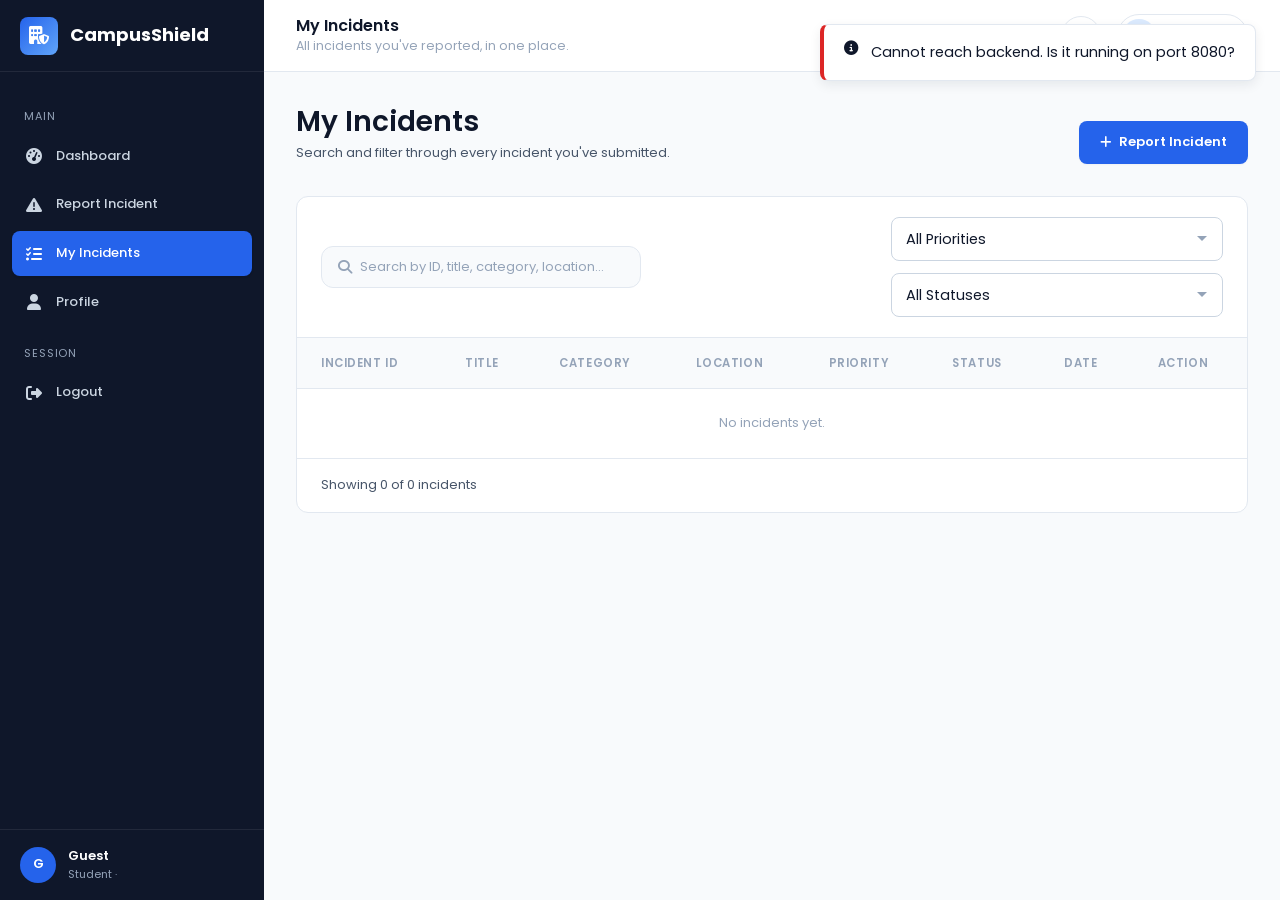
<file: my-incidents.html>
<!DOCTYPE html>
<html lang="en">
<head>
<meta charset="UTF-8">
<meta name="viewport" content="width=device-width, initial-scale=1.0">
<title>My Incidents | CampusShield</title>
<link rel="stylesheet" href="https://cdnjs.cloudflare.com/ajax/libs/font-awesome/6.5.1/css/all.min.css">
<link rel="stylesheet" href="style.css">
</head>
<body>

<div class="app-shell" id="appShell">

  <!-- ===================== SIDEBAR ===================== -->
  <aside class="sidebar" id="sidebar">
    <div class="sidebar-brand">
      <div class="brand-icon"><i class="fa-solid fa-building-shield"></i></div>
      <span class="brand-name">CampusShield</span>
    </div>

    <nav class="sidebar-nav">
      <div class="nav-section-title">Main</div>
      <a href="student-dashboard.html" class="nav-item">
        <i class="fa-solid fa-gauge-high"></i>
        <span class="nav-label">Dashboard</span>
      </a>
      <a href="report-incident.html" class="nav-item" id="reportIncidentLink">
        <i class="fa-solid fa-triangle-exclamation"></i>
        <span class="nav-label">Report Incident</span>
      </a>
      <a href="my-incidents.html" class="nav-item active">
        <i class="fa-solid fa-list-check"></i>
        <span class="nav-label">My Incidents</span>
      </a>
      <a href="profile.html" class="nav-item">
        <i class="fa-solid fa-user"></i>
        <span class="nav-label">Profile</span>
      </a>

      <div class="nav-section-title">Session</div>
      <a href="#" class="nav-item" id="logoutLink">
        <i class="fa-solid fa-right-from-bracket"></i>
        <span class="nav-label">Logout</span>
      </a>
    </nav>

    <div class="sidebar-footer">
      <div class="user-avatar">RS</div>
      <div class="user-meta">
        <div class="user-name">Riya Sharma</div>
        <div class="user-role">Student · CSE</div>
      </div>
    </div>
  </aside>

  <div class="mobile-nav-overlay" id="mobileOverlay"></div>

  <!-- ===================== NAVBAR ===================== -->
  <header class="navbar">
    <div class="navbar-left">
      <button class="mobile-menu-btn" id="mobileMenuBtn" aria-label="Open menu">
        <i class="fa-solid fa-bars"></i>
      </button>
      <div>
        <h2 style="font-size:16px;">My Incidents</h2>
        <p class="text-muted" style="font-size:12.5px;">All incidents you've reported, in one place.</p>
      </div>
    </div>

    <div class="navbar-right">
      <button class="navbar-icon-btn" id="notificationBtn" aria-label="Notifications">
        <i class="fa-solid fa-bell"></i>
        <span class="dot" id="notificationDot"></span>
      </button>

      <div class="navbar-profile">
        <div class="avatar-fallback">RS</div>
        <div class="user-meta" style="display:flex; flex-direction:column; line-height:1.2;">
          <span style="font-size:13px; font-weight:600;">Riya Sharma</span>
          <span style="font-size:11px; color:var(--color-text-muted);">Student</span>
        </div>
        <i class="fa-solid fa-chevron-down" style="font-size:11px; color:var(--color-text-muted);"></i>
      </div>
    </div>
  </header>

  <!-- ===================== MAIN CONTENT ===================== -->
  <main class="main-content">

    <div class="page-header fade-in">
      <div>
        <h1>My Incidents</h1>
        <p>Search and filter through every incident you've submitted.</p>
      </div>
      <a href="report-incident.html" class="btn btn-primary">
        <i class="fa-solid fa-plus"></i> Report Incident
      </a>
    </div>

    <!-- ===================== TABLE CARD ===================== -->
    <section class="table-wrapper fade-in">

      <div class="table-toolbar">
        <div class="search-box" style="max-width:320px;">
          <i class="fa-solid fa-magnifying-glass"></i>
          <input type="text" id="myIncidentsSearch" placeholder="Search by ID, title, category, location...">
        </div>

        <div class="flex gap-3" style="flex-wrap:wrap;">
          <select id="priorityFilter" class="form-control" style="min-width:160px;">
            <option value="">All Priorities</option>
            <option value="Low">Low</option>
            <option value="Medium">Medium</option>
            <option value="High">High</option>
            <option value="Critical">Critical</option>
          </select>

          <select id="statusFilter" class="form-control" style="min-width:160px;">
            <option value="">All Statuses</option>
            <option value="Reported">Reported</option>
            <option value="Assigned">Assigned</option>
            <option value="In Progress">In Progress</option>
            <option value="Resolved">Resolved</option>
          </select>
        </div>
      </div>

      <div class="table-scroll">
        <table class="data-table">
          <thead>
            <tr>
              <th>Incident ID</th>
              <th>Title</th>
              <th>Category</th>
              <th>Location</th>
              <th>Priority</th>
              <th>Status</th>
              <th>Date</th>
              <th>Action</th>
            </tr>
          </thead>
          <tbody id="myIncidentsTableBody">
            <!-- Rows injected by script.js -->
          </tbody>
        </table>
      </div>

      <div class="pagination">
        <span id="myIncidentsSummary">Showing 0 of 0 incidents</span>
        <div class="pagination-controls" id="paginationControls">
          <!-- Page buttons injected by script.js -->
        </div>
      </div>
    </section>

  </main>

  <!-- ===================== MOBILE BOTTOM NAV ===================== -->
  <nav class="bottom-nav">
    <a href="student-dashboard.html" class="bottom-nav-item">
      <i class="fa-solid fa-gauge-high"></i> Dashboard
    </a>
    <a href="report-incident.html" class="bottom-nav-item">
      <i class="fa-solid fa-triangle-exclamation"></i> Report
    </a>
    <a href="my-incidents.html" class="bottom-nav-item active">
      <i class="fa-solid fa-list-check"></i> Incidents
    </a>
    <a href="profile.html" class="bottom-nav-item">
      <i class="fa-solid fa-user"></i> Profile
    </a>
  </nav>

</div>

<!-- ===================== VIEW INCIDENT MODAL ===================== -->
<div class="modal-overlay" id="viewIncidentModal">
  <div class="modal">
    <div class="modal-header">
      <h3>Incident Details</h3>
      <button class="modal-close" id="closeViewModal" aria-label="Close"><i class="fa-solid fa-xmark"></i></button>
    </div>

    <div class="modal-body">
      <div class="flex gap-3" style="margin-bottom:var(--space-5);">
        <span class="badge" id="viewModalPriority">Priority</span>
        <span class="badge" id="viewModalStatus">Status</span>
      </div>

      <div style="display:flex; flex-direction:column; gap:var(--space-4);">
        <div>
          <div class="form-hint" style="margin-bottom:2px;">Incident ID</div>
          <div style="font-weight:700; color:var(--color-primary);" id="viewModalId">—</div>
        </div>
        <div>
          <div class="form-hint" style="margin-bottom:2px;">Title</div>
          <div style="font-weight:600;" id="viewModalTitle">—</div>
        </div>
        <div class="form-row">
          <div>
            <div class="form-hint" style="margin-bottom:2px;">Category</div>
            <div id="viewModalCategory">—</div>
          </div>
          <div>
            <div class="form-hint" style="margin-bottom:2px;">Date</div>
            <div id="viewModalDate">—</div>
          </div>
        </div>
        <div>
          <div class="form-hint" style="margin-bottom:2px;">Location</div>
          <div id="viewModalLocation">—</div>
        </div>
        <div>
          <div class="form-hint" style="margin-bottom:2px;">Description</div>
          <div style="font-size:13.5px; color:var(--color-text-secondary); line-height:1.6;" id="viewModalDescription">—</div>
        </div>
      </div>
    </div>

    <div class="modal-footer">
      <button class="btn btn-outline" id="viewModalCloseFooterBtn">Close</button>
    </div>
  </div>
</div>

<div class="toast-stack" id="toastStack"></div>

<script src="script.js"></script>
</body>
</html>
</file>
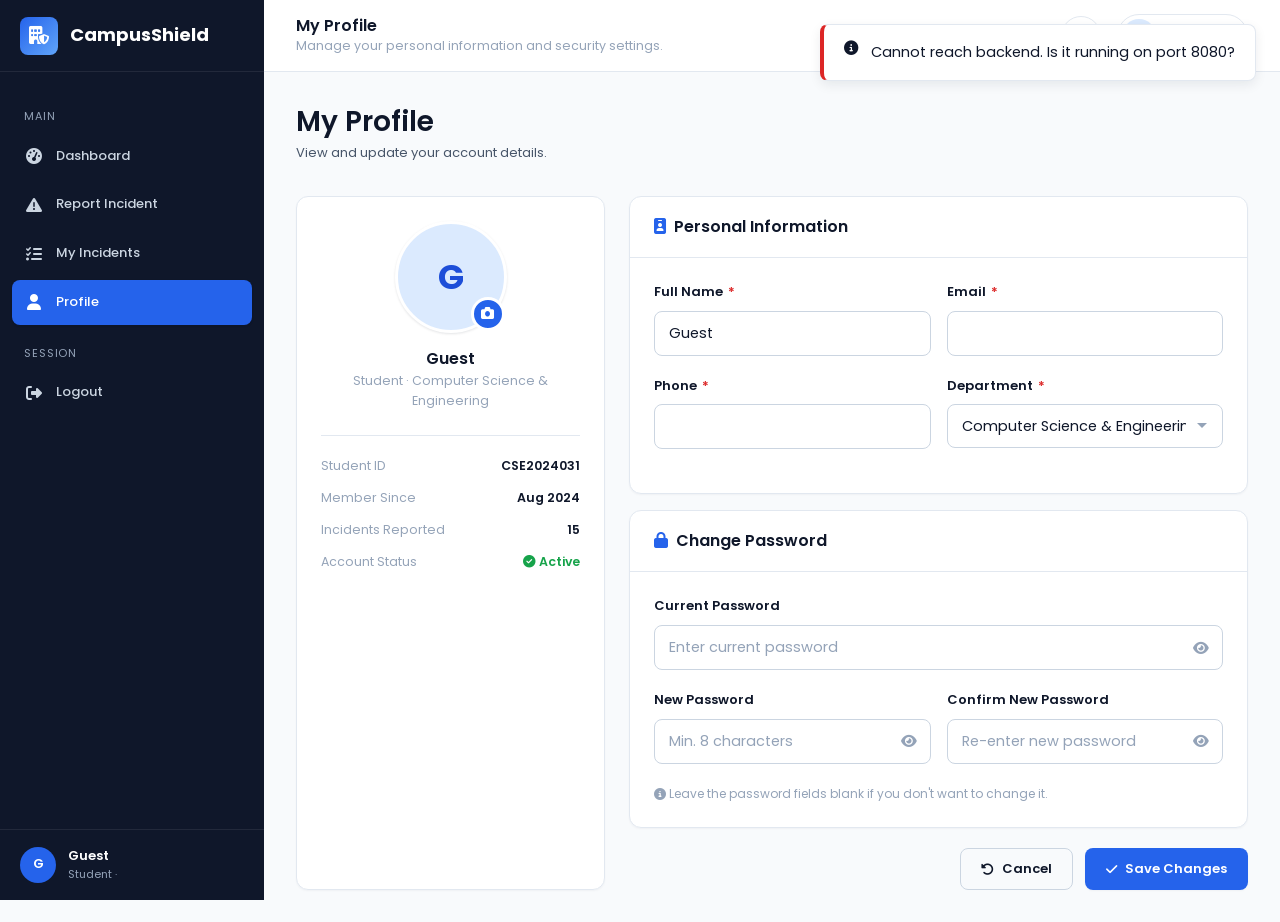
<file: profile.html>
<!DOCTYPE html>
<html lang="en">
<head>
<meta charset="UTF-8">
<meta name="viewport" content="width=device-width, initial-scale=1.0">
<title>My Profile | CampusShield</title>
<link rel="stylesheet" href="https://cdnjs.cloudflare.com/ajax/libs/font-awesome/6.5.1/css/all.min.css">
<link rel="stylesheet" href="style.css">
</head>
<body>

<div class="app-shell" id="appShell">

  <!-- ===================== SIDEBAR ===================== -->
  <aside class="sidebar" id="sidebar">
    <div class="sidebar-brand">
      <div class="brand-icon"><i class="fa-solid fa-building-shield"></i></div>
      <span class="brand-name">CampusShield</span>
    </div>

    <nav class="sidebar-nav">
      <div class="nav-section-title">Main</div>
      <a href="student-dashboard.html" class="nav-item">
        <i class="fa-solid fa-gauge-high"></i>
        <span class="nav-label">Dashboard</span>
      </a>
      <a href="report-incident.html" class="nav-item" id="reportIncidentLink">
        <i class="fa-solid fa-triangle-exclamation"></i>
        <span class="nav-label">Report Incident</span>
      </a>
      <a href="my-incidents.html" class="nav-item">
        <i class="fa-solid fa-list-check"></i>
        <span class="nav-label">My Incidents</span>
      </a>
      <a href="profile.html" class="nav-item active">
        <i class="fa-solid fa-user"></i>
        <span class="nav-label">Profile</span>
      </a>

      <div class="nav-section-title">Session</div>
      <a href="#" class="nav-item" id="logoutLink">
        <i class="fa-solid fa-right-from-bracket"></i>
        <span class="nav-label">Logout</span>
      </a>
    </nav>

    <div class="sidebar-footer">
      <div class="user-avatar" id="sidebarUserAvatar">RS</div>
      <div class="user-meta">
        <div class="user-name" id="sidebarUserName">Riya Sharma</div>
        <div class="user-role" id="sidebarUserRole">Student · CSE</div>
      </div>
    </div>
  </aside>

  <div class="mobile-nav-overlay" id="mobileOverlay"></div>

  <!-- ===================== NAVBAR ===================== -->
  <header class="navbar">
    <div class="navbar-left">
      <button class="mobile-menu-btn" id="mobileMenuBtn" aria-label="Open menu">
        <i class="fa-solid fa-bars"></i>
      </button>
      <div>
        <h2 style="font-size:16px;">My Profile</h2>
        <p class="text-muted" style="font-size:12.5px;">Manage your personal information and security settings.</p>
      </div>
    </div>

    <div class="navbar-right">
      <button class="navbar-icon-btn" id="notificationBtn" aria-label="Notifications">
        <i class="fa-solid fa-bell"></i>
        <span class="dot" id="notificationDot"></span>
      </button>

      <div class="navbar-profile">
        <div class="avatar-fallback" id="navbarUserAvatar">RS</div>
        <div class="user-meta" style="display:flex; flex-direction:column; line-height:1.2;">
          <span style="font-size:13px; font-weight:600;" id="navbarUserName">Riya Sharma</span>
          <span style="font-size:11px; color:var(--color-text-muted);">Student</span>
        </div>
        <i class="fa-solid fa-chevron-down" style="font-size:11px; color:var(--color-text-muted);"></i>
      </div>
    </div>
  </header>

  <!-- ===================== MAIN CONTENT ===================== -->
  <main class="main-content">

    <div class="page-header fade-in">
      <div>
        <h1>My Profile</h1>
        <p>View and update your account details.</p>
      </div>
    </div>

    <div class="profile-grid fade-in">

      <!-- ===================== PHOTO / SUMMARY CARD ===================== -->
      <section class="card profile-photo-card">
        <div class="card-body">
          <div class="profile-photo-wrap">
            <div class="profile-photo-circle" id="profilePhotoCircle">
              <span id="profilePhotoInitials">RS</span>
              <img id="profilePhotoImg" alt="Profile photo">
            </div>
            <label class="profile-photo-camera-btn" title="Change photo" aria-label="Change photo">
              <i class="fa-solid fa-camera"></i>
              <input type="file" id="profilePhotoInput" accept="image/*">
            </label>
          </div>

          <h3 id="profileDisplayName">Riya Sharma</h3>
          <div class="profile-role" id="profileDisplayRole">Student · Computer Science &amp; Engineering</div>
          <button type="button" class="profile-remove-btn" id="removePhotoBtn" style="display:none;">
            <i class="fa-solid fa-trash-can"></i> Remove photo
          </button>

          <div class="profile-quick-stats">
            <div class="stat-row">
              <span>Student ID</span>
              <span>CSE2024031</span>
            </div>
            <div class="stat-row">
              <span>Member Since</span>
              <span>Aug 2024</span>
            </div>
            <div class="stat-row">
              <span>Incidents Reported</span>
              <span>15</span>
            </div>
            <div class="stat-row">
              <span>Account Status</span>
              <span style="color:var(--color-success);"><i class="fa-solid fa-circle-check"></i> Active</span>
            </div>
          </div>
        </div>
      </section>

      <!-- ===================== RIGHT COLUMN ===================== -->
      <div class="flex flex-col gap-4">

        <!-- Personal Information -->
        <section class="card">
          <div class="card-header">
            <h3><i class="fa-solid fa-id-badge" style="color:var(--color-primary); margin-right:8px;"></i>Personal Information</h3>
          </div>
          <div class="card-body">
            <form id="personalInfoForm" novalidate>
              <div class="form-row">
                <div class="form-group">
                  <label class="form-label" for="profileName">Full Name <span class="required">*</span></label>
                  <input type="text" id="profileName" class="form-control" value="Riya Sharma">
                  <div class="form-error"><i class="fa-solid fa-circle-exclamation"></i><span>Please enter your full name (at least 3 characters).</span></div>
                </div>

                <div class="form-group">
                  <label class="form-label" for="profileEmail">Email <span class="required">*</span></label>
                  <input type="email" id="profileEmail" class="form-control" value="riya.sharma@college.edu">
                  <div class="form-error"><i class="fa-solid fa-circle-exclamation"></i><span>Please enter a valid email address.</span></div>
                </div>
              </div>

              <div class="form-row">
                <div class="form-group">
                  <label class="form-label" for="profilePhone">Phone <span class="required">*</span></label>
                  <input type="tel" id="profilePhone" class="form-control" value="+91 91234 56780">
                  <div class="form-error"><i class="fa-solid fa-circle-exclamation"></i><span>Please enter a valid phone number.</span></div>
                </div>

                <div class="form-group">
                  <label class="form-label" for="profileDepartment">Department <span class="required">*</span></label>
                  <select id="profileDepartment" class="form-control">
                    <option value="Computer Science & Engineering" selected>Computer Science &amp; Engineering</option>
                    <option value="Electronics & Communication">Electronics &amp; Communication</option>
                    <option value="Mechanical Engineering">Mechanical Engineering</option>
                    <option value="Civil Engineering">Civil Engineering</option>
                    <option value="Information Technology">Information Technology</option>
                    <option value="Business Administration">Business Administration</option>
                    <option value="Other">Other</option>
                  </select>
                  <div class="form-error"><i class="fa-solid fa-circle-exclamation"></i><span>Please select a department.</span></div>
                </div>
              </div>
            </form>
          </div>
        </section>

        <!-- Change Password -->
        <section class="card">
          <div class="card-header">
            <h3><i class="fa-solid fa-lock" style="color:var(--color-primary); margin-right:8px;"></i>Change Password</h3>
          </div>
          <div class="card-body">
            <form id="passwordForm" novalidate>
              <div class="form-group">
                <label class="form-label" for="currentPassword">Current Password</label>
                <div class="password-input-wrap">
                  <input type="password" id="currentPassword" class="form-control" placeholder="Enter current password">
                  <button type="button" class="password-toggle-btn" data-target="currentPassword" aria-label="Show password"><i class="fa-solid fa-eye"></i></button>
                </div>
                <div class="form-error"><i class="fa-solid fa-circle-exclamation"></i><span>Enter your current password to change it.</span></div>
              </div>

              <div class="form-row">
                <div class="form-group">
                  <label class="form-label" for="newPassword">New Password</label>
                  <div class="password-input-wrap">
                    <input type="password" id="newPassword" class="form-control" placeholder="Min. 8 characters">
                    <button type="button" class="password-toggle-btn" data-target="newPassword" aria-label="Show password"><i class="fa-solid fa-eye"></i></button>
                  </div>
                  <div class="form-error"><i class="fa-solid fa-circle-exclamation"></i><span>New password must be at least 8 characters.</span></div>
                </div>

                <div class="form-group">
                  <label class="form-label" for="confirmPassword">Confirm New Password</label>
                  <div class="password-input-wrap">
                    <input type="password" id="confirmPassword" class="form-control" placeholder="Re-enter new password">
                    <button type="button" class="password-toggle-btn" data-target="confirmPassword" aria-label="Show password"><i class="fa-solid fa-eye"></i></button>
                  </div>
                  <div class="form-error"><i class="fa-solid fa-circle-exclamation"></i><span>Passwords do not match.</span></div>
                </div>
              </div>

              <p class="form-hint"><i class="fa-solid fa-circle-info"></i> Leave the password fields blank if you don't want to change it.</p>
            </form>
          </div>
        </section>

        <!-- Actions -->
        <div class="profile-actions-row">
          <button type="button" class="btn btn-outline" id="cancelProfileBtn">
            <i class="fa-solid fa-rotate-left"></i> Cancel
          </button>
          <button type="button" class="btn btn-primary" id="saveProfileBtn">
            <i class="fa-solid fa-check"></i> Save Changes
          </button>
        </div>

      </div>

    </div>

  </main>

  <!-- ===================== MOBILE BOTTOM NAV ===================== -->
  <nav class="bottom-nav">
    <a href="student-dashboard.html" class="bottom-nav-item">
      <i class="fa-solid fa-gauge-high"></i> Dashboard
    </a>
    <a href="report-incident.html" class="bottom-nav-item">
      <i class="fa-solid fa-triangle-exclamation"></i> Report
    </a>
    <a href="my-incidents.html" class="bottom-nav-item">
      <i class="fa-solid fa-list-check"></i> Incidents
    </a>
    <a href="profile.html" class="bottom-nav-item active">
      <i class="fa-solid fa-user"></i> Profile
    </a>
  </nav>

</div>

<div class="toast-stack" id="toastStack"></div>

<script src="script.js"></script>
</body>
</html>
</file>
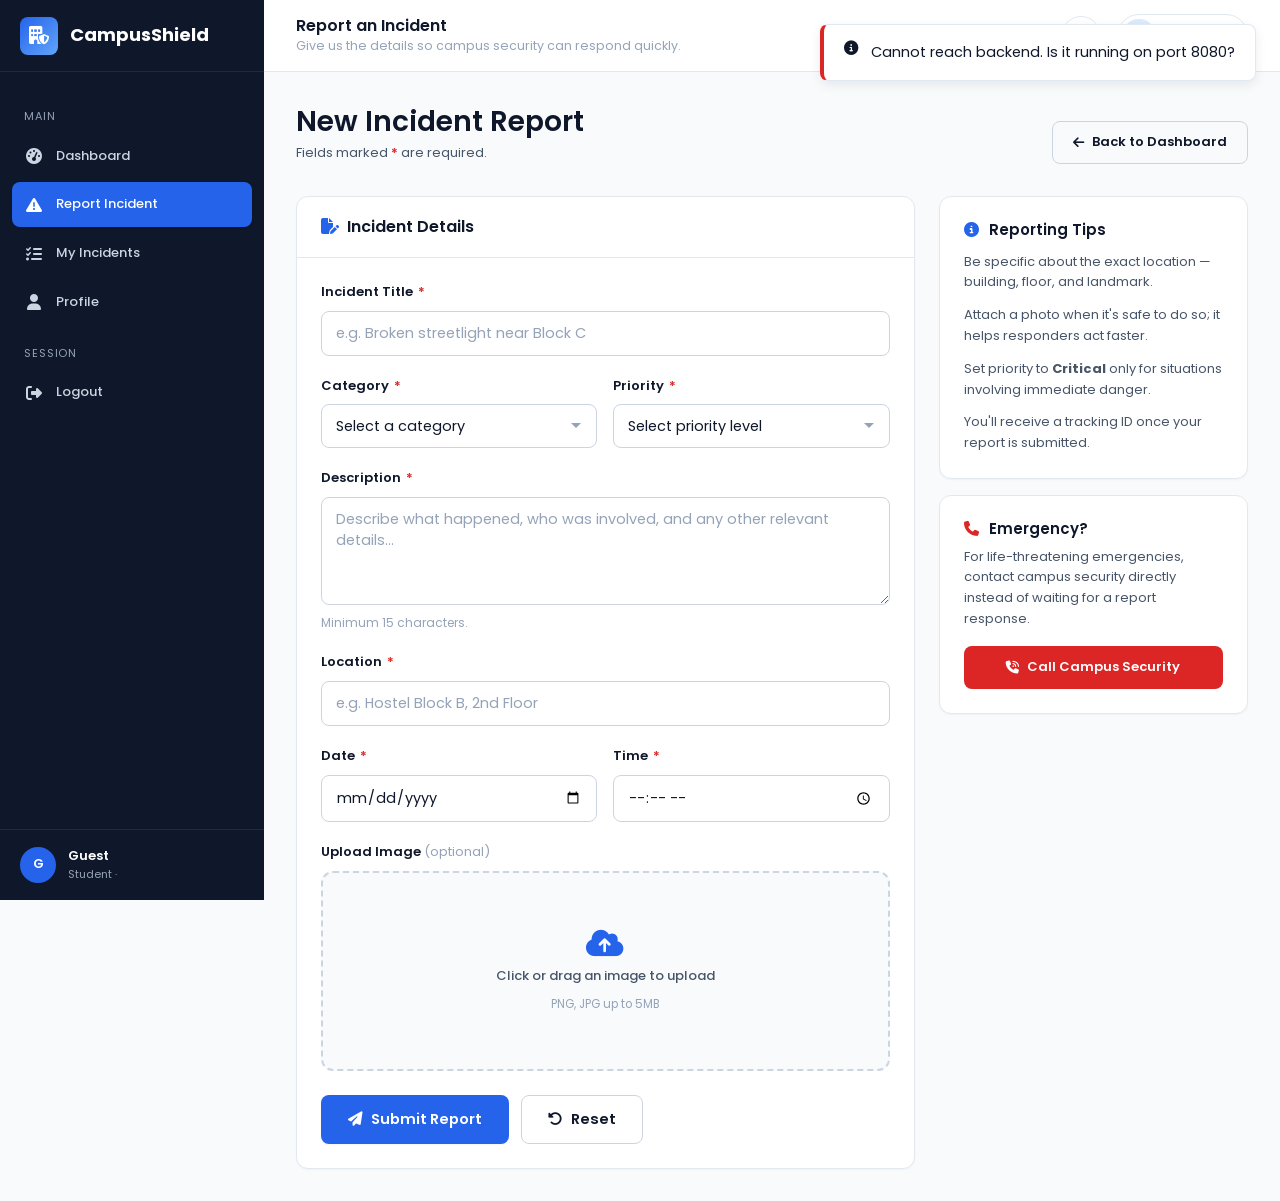
<file: report-incident.html>
<!DOCTYPE html>
<html lang="en">
<head>
<meta charset="UTF-8">
<meta name="viewport" content="width=device-width, initial-scale=1.0">
<title>Report Incident | CampusShield</title>
<link rel="stylesheet" href="https://cdnjs.cloudflare.com/ajax/libs/font-awesome/6.5.1/css/all.min.css">
<link rel="stylesheet" href="style.css">
</head>
<body>

<div class="app-shell" id="appShell">

  <!-- ===================== SIDEBAR ===================== -->
  <aside class="sidebar" id="sidebar">
    <div class="sidebar-brand">
      <div class="brand-icon"><i class="fa-solid fa-building-shield"></i></div>
      <span class="brand-name">CampusShield</span>
    </div>

    <nav class="sidebar-nav">
      <div class="nav-section-title">Main</div>
      <a href="student-dashboard.html" class="nav-item">
        <i class="fa-solid fa-gauge-high"></i>
        <span class="nav-label">Dashboard</span>
      </a>
      <a href="report-incident.html" class="nav-item active" id="reportIncidentLink">
        <i class="fa-solid fa-triangle-exclamation"></i>
        <span class="nav-label">Report Incident</span>
      </a>
      <a href="#" class="nav-item">
        <i class="fa-solid fa-list-check"></i>
        <span class="nav-label">My Incidents</span>
      </a>
      <a href="profile.html" class="nav-item">
        <i class="fa-solid fa-user"></i>
        <span class="nav-label">Profile</span>
      </a>

      <div class="nav-section-title">Session</div>
      <a href="#" class="nav-item" id="logoutLink">
        <i class="fa-solid fa-right-from-bracket"></i>
        <span class="nav-label">Logout</span>
      </a>
    </nav>

    <div class="sidebar-footer">
      <div class="user-avatar">RS</div>
      <div class="user-meta">
        <div class="user-name">Riya Sharma</div>
        <div class="user-role">Student · CSE</div>
      </div>
    </div>
  </aside>

  <div class="mobile-nav-overlay" id="mobileOverlay"></div>

  <!-- ===================== NAVBAR ===================== -->
  <header class="navbar">
    <div class="navbar-left">
      <button class="mobile-menu-btn" id="mobileMenuBtn" aria-label="Open menu">
        <i class="fa-solid fa-bars"></i>
      </button>
      <div>
        <h2 style="font-size:16px;">Report an Incident</h2>
        <p class="text-muted" style="font-size:12.5px;">Give us the details so campus security can respond quickly.</p>
      </div>
    </div>

    <div class="navbar-right">
      <button class="navbar-icon-btn" id="notificationBtn" aria-label="Notifications">
        <i class="fa-solid fa-bell"></i>
        <span class="dot" id="notificationDot"></span>
      </button>

      <div class="navbar-profile">
        <div class="avatar-fallback">RS</div>
        <div class="user-meta" style="display:flex; flex-direction:column; line-height:1.2;">
          <span style="font-size:13px; font-weight:600;">Riya Sharma</span>
          <span style="font-size:11px; color:var(--color-text-muted);">Student</span>
        </div>
        <i class="fa-solid fa-chevron-down" style="font-size:11px; color:var(--color-text-muted);"></i>
      </div>
    </div>
  </header>

  <!-- ===================== MAIN CONTENT ===================== -->
  <main class="main-content">

    <div class="page-header fade-in">
      <div>
        <h1>New Incident Report</h1>
        <p>Fields marked <span style="color:var(--color-danger); font-weight:600;">*</span> are required.</p>
      </div>
      <a href="student-dashboard.html" class="btn btn-outline">
        <i class="fa-solid fa-arrow-left"></i> Back to Dashboard
      </a>
    </div>

    <div class="dashboard-grid fade-in">

      <!-- ===================== FORM CARD ===================== -->
      <section class="card">
        <div class="card-header">
          <h3><i class="fa-solid fa-file-pen" style="color:var(--color-primary); margin-right:8px;"></i>Incident Details</h3>
        </div>

        <div class="card-body">
          <form id="incidentForm" novalidate>

            <!-- Title -->
            <div class="form-group">
              <label class="form-label" for="incidentTitle">Incident Title <span class="required">*</span></label>
              <input type="text" id="incidentTitle" class="form-control" placeholder="e.g. Broken streetlight near Block C" maxlength="100">
              <div class="form-error"><i class="fa-solid fa-circle-exclamation"></i><span>Title must be at least 5 characters.</span></div>
            </div>

            <div class="form-row">
              <!-- Category -->
              <div class="form-group">
                <label class="form-label" for="incidentCategory">Category <span class="required">*</span></label>
                <select id="incidentCategory" class="form-control">
                  <option value="">Select a category</option>
                  <option value="Safety & Security">Safety &amp; Security</option>
                  <option value="Harassment">Harassment</option>
                  <option value="Theft">Theft</option>
                  <option value="Infrastructure">Infrastructure</option>
                  <option value="Fire & Electrical">Fire &amp; Electrical</option>
                  <option value="Health & Medical">Health &amp; Medical</option>
                  <option value="Other">Other</option>
                </select>
                <div class="form-error"><i class="fa-solid fa-circle-exclamation"></i><span>Please select a category.</span></div>
              </div>

              <!-- Priority -->
              <div class="form-group">
                <label class="form-label" for="incidentPriority">Priority <span class="required">*</span></label>
                <select id="incidentPriority" class="form-control">
                  <option value="">Select priority level</option>
                  <option value="Low">Low</option>
                  <option value="Medium">Medium</option>
                  <option value="High">High</option>
                  <option value="Critical">Critical</option>
                </select>
                <div class="form-error"><i class="fa-solid fa-circle-exclamation"></i><span>Please select a priority level.</span></div>
              </div>
            </div>

            <!-- Description -->
            <div class="form-group">
              <label class="form-label" for="incidentDescription">Description <span class="required">*</span></label>
              <textarea id="incidentDescription" class="form-control" rows="4" placeholder="Describe what happened, who was involved, and any other relevant details..." maxlength="600"></textarea>
              <div class="form-hint">Minimum 15 characters.</div>
              <div class="form-error"><i class="fa-solid fa-circle-exclamation"></i><span>Description must be at least 15 characters.</span></div>
            </div>

            <!-- Location -->
            <div class="form-group">
              <label class="form-label" for="incidentLocation">Location <span class="required">*</span></label>
              <input type="text" id="incidentLocation" class="form-control" placeholder="e.g. Hostel Block B, 2nd Floor">
              <div class="form-error"><i class="fa-solid fa-circle-exclamation"></i><span>Please enter a valid location.</span></div>
            </div>

            <div class="form-row">
              <!-- Date -->
              <div class="form-group">
                <label class="form-label" for="incidentDate">Date <span class="required">*</span></label>
                <input type="date" id="incidentDate" class="form-control">
                <div class="form-error"><i class="fa-solid fa-circle-exclamation"></i><span>Please select a date.</span></div>
              </div>

              <!-- Time -->
              <div class="form-group">
                <label class="form-label" for="incidentTime">Time <span class="required">*</span></label>
                <input type="time" id="incidentTime" class="form-control">
                <div class="form-error"><i class="fa-solid fa-circle-exclamation"></i><span>Please select a time.</span></div>
              </div>
            </div>

            <!-- Image Upload -->
            <div class="form-group">
              <label class="form-label" for="incidentImage">Upload Image <span class="text-muted" style="font-weight:400;">(optional)</span></label>
              <div class="upload-box" id="imagePreviewWrap">
                <input type="file" id="incidentImage" accept="image/*">
                <div class="upload-placeholder" id="imagePlaceholder">
                  <i class="fa-solid fa-cloud-arrow-up"></i>
                  <span>Click or drag an image to upload</span>
                  <small>PNG, JPG up to 5MB</small>
                </div>
                <img id="imagePreview" class="upload-preview" alt="Incident preview">
                <button type="button" class="remove-image-btn" id="removeImageBtn" aria-label="Remove image">
                  <i class="fa-solid fa-xmark"></i>
                </button>
              </div>
            </div>

            <!-- Actions -->
            <div class="flex gap-3" style="margin-top:var(--space-6); flex-wrap:wrap;">
              <button type="submit" class="btn btn-primary btn-lg" id="submitIncidentBtn">
                <i class="fa-solid fa-paper-plane"></i> Submit Report
              </button>
              <button type="reset" class="btn btn-outline btn-lg" id="resetFormBtn">
                <i class="fa-solid fa-rotate-left"></i> Reset
              </button>
            </div>
          </form>
        </div>
      </section>

      <!-- ===================== SIDE INFO CARD ===================== -->
      <aside class="flex flex-col gap-4">
        <div class="card">
          <div class="card-body">
            <h3 style="font-size:15px; margin-bottom:var(--space-3);">
              <i class="fa-solid fa-circle-info" style="color:var(--color-primary); margin-right:6px;"></i>
              Reporting Tips
            </h3>
            <ul style="display:flex; flex-direction:column; gap:var(--space-3); font-size:13px; color:var(--color-text-secondary);">
              <li>Be specific about the exact location — building, floor, and landmark.</li>
              <li>Attach a photo when it's safe to do so; it helps responders act faster.</li>
              <li>Set priority to <strong>Critical</strong> only for situations involving immediate danger.</li>
              <li>You'll receive a tracking ID once your report is submitted.</li>
            </ul>
          </div>
        </div>

        <div class="card">
          <div class="card-body">
            <h3 style="font-size:15px; margin-bottom:var(--space-2);">
              <i class="fa-solid fa-phone" style="color:var(--color-danger); margin-right:6px;"></i>
              Emergency?
            </h3>
            <p style="font-size:13px; color:var(--color-text-secondary); margin-bottom:var(--space-4);">
              For life-threatening emergencies, contact campus security directly instead of waiting for a report response.
            </p>
            <a href="tel:+911234567890" class="btn btn-danger btn-block">
              <i class="fa-solid fa-phone-volume"></i> Call Campus Security
            </a>
          </div>
        </div>
      </aside>

    </div>
  </main>

  <!-- ===================== MOBILE BOTTOM NAV ===================== -->
  <nav class="bottom-nav">
    <a href="student-dashboard.html" class="bottom-nav-item">
      <i class="fa-solid fa-gauge-high"></i> Dashboard
    </a>
    <a href="report-incident.html" class="bottom-nav-item active">
      <i class="fa-solid fa-triangle-exclamation"></i> Report
    </a>
    <a href="#" class="bottom-nav-item">
      <i class="fa-solid fa-list-check"></i> Incidents
    </a>
    <a href="profile.html" class="bottom-nav-item">
      <i class="fa-solid fa-user"></i> Profile
    </a>
  </nav>

</div>

<!-- ===================== SUCCESS POPUP MODAL ===================== -->
<div class="modal-overlay" id="successModal">
  <div class="modal" style="max-width:420px; text-align:center;">
    <div class="modal-body" style="padding-top:var(--space-8);">
      <div style="width:64px; height:64px; border-radius:50%; background:var(--color-success-light); display:flex; align-items:center; justify-content:center; margin:0 auto var(--space-5);">
        <i class="fa-solid fa-check" style="font-size:26px; color:var(--color-success);"></i>
      </div>
      <h3 style="font-size:19px; margin-bottom:var(--space-2);">Report Submitted Successfully</h3>
      <p style="font-size:13.5px; color:var(--color-text-secondary); margin-bottom:var(--space-2);">
        Your incident has been logged and assigned tracking ID:
      </p>
      <p style="font-size:18px; font-weight:700; color:var(--color-primary); margin-bottom:var(--space-6);" id="successIncidentId">INC-0000</p>
      <button class="btn btn-primary btn-block" id="successModalOkBtn">
        Go to Dashboard
      </button>
      <button class="btn btn-ghost btn-block" id="closeSuccessModal" style="margin-top:var(--space-2);">
        Close
      </button>
    </div>
  </div>
</div>

<div class="toast-stack" id="toastStack"></div>

<script src="script.js"></script>
</body>
</html>
</file>
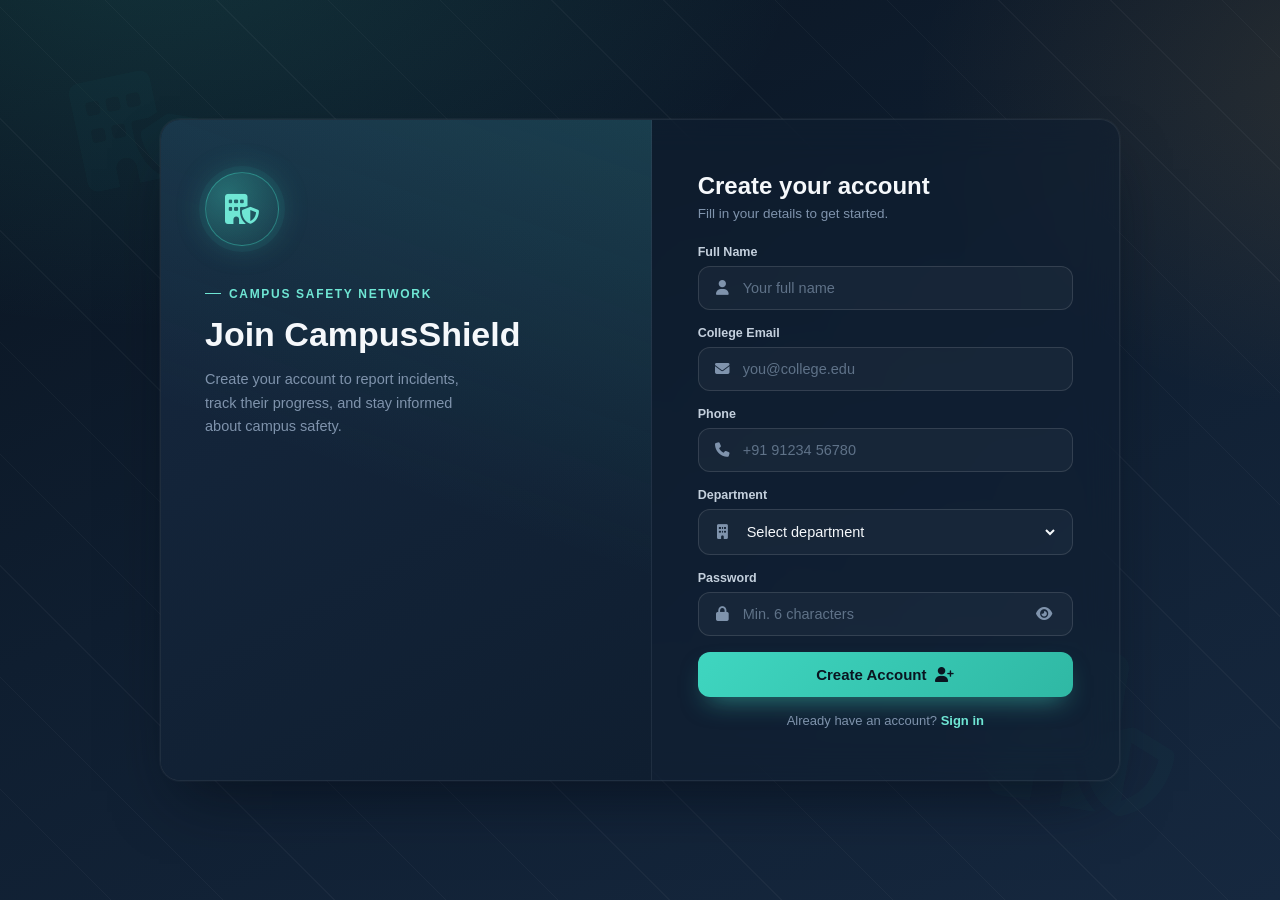
<file: signup.html>
<!DOCTYPE html>
<html lang="en">
<head>
<meta charset="UTF-8">
<meta name="viewport" content="width=device-width, initial-scale=1.0">
<title>CampusShield | Create Account</title>
<link rel="stylesheet" href="https://cdnjs.cloudflare.com/ajax/libs/font-awesome/6.5.1/css/all.min.css">
<style>
  :root{
    --navy-950:#0a1420; --navy-900:#0f1e30; --navy-800:#16283f; --navy-700:#1e3552;
    --slate-400:#7f93ac; --slate-200:#c4d0dd;
    --cyan-400:#3fd6c0; --cyan-300:#6fe6d4;
    --danger:#ef5a5a; --success:#3fd6c0; --white:#f5f8fb;
    --radius-lg:20px; --radius-md:12px;
    --shadow-card:0 30px 60px -20px rgba(4,10,20,0.65), 0 0 0 1px rgba(255,255,255,0.04);
    --font-display:'Segoe UI Semibold','Segoe UI',-apple-system,BlinkMacSystemFont,'Helvetica Neue',Arial,sans-serif;
    --font-body:-apple-system,BlinkMacSystemFont,'Segoe UI',Roboto,Helvetica,Arial,sans-serif;
  }
  *{margin:0;padding:0;box-sizing:border-box;}
  html,body{height:100%;}
  body{
    font-family:var(--font-body);
    min-height:100vh;
    display:flex; align-items:center; justify-content:center;
    padding:32px 20px; color:var(--white);
    position:relative; overflow-x:hidden;
    background:
      radial-gradient(1100px 700px at 12% -10%, rgba(63,214,192,0.16), transparent 60%),
      radial-gradient(900px 600px at 110% 10%, rgba(240,168,60,0.12), transparent 55%),
      linear-gradient(155deg, var(--navy-950) 0%, var(--navy-900) 45%, var(--navy-800) 100%);
  }
  .bg-shield{ position:fixed; inset:0; z-index:0; pointer-events:none; opacity:0.06;
    background-image: repeating-linear-gradient(45deg, transparent, transparent 78px, rgba(255,255,255,0.6) 78px, rgba(255,255,255,0.6) 79px); }
  .bg-shield i{ position:absolute; color:var(--cyan-400); }
  .bg-shield i:nth-child(1){ top:8%; left:6%; font-size:110px; transform:rotate(-12deg); opacity:.5;}
  .bg-shield i:nth-child(2){ bottom:10%; right:8%; font-size:160px; transform:rotate(10deg); opacity:.4;}

  .wrapper{
    position:relative; z-index:2; width:100%; max-width:960px;
    display:grid; grid-template-columns:1.05fr 1fr;
    background:rgba(15,30,48,0.55);
    border:1px solid rgba(255,255,255,0.07);
    border-radius:var(--radius-lg);
    box-shadow:var(--shadow-card);
    backdrop-filter:blur(18px);
    overflow:hidden;
    animation:riseIn .6s cubic-bezier(.2,.8,.2,1) both;
  }
  @keyframes riseIn{ from{opacity:0; transform:translateY(18px);} to{opacity:1; transform:translateY(0);} }

  .brand-panel{ position:relative; padding:52px 44px; display:flex; flex-direction:column; justify-content:space-between;
    background: linear-gradient(200deg, rgba(63,214,192,0.14), transparent 55%), linear-gradient(150deg, var(--navy-800) 0%, var(--navy-900) 100%);
    border-right:1px solid rgba(255,255,255,0.06); }
  .badge-ring{ width:74px;height:74px; border-radius:50%; display:flex;align-items:center;justify-content:center;
    background:radial-gradient(circle at 30% 30%, rgba(63,214,192,0.35), rgba(63,214,192,0.05));
    border:1px solid rgba(63,214,192,0.4);
    box-shadow:0 0 0 6px rgba(63,214,192,0.06), 0 0 30px rgba(63,214,192,0.25); }
  .badge-ring i{ font-size:30px; color:var(--cyan-300); animation:pulseShield 3.2s ease-in-out infinite; }
  @keyframes pulseShield{ 0%,100%{ transform:scale(1); } 50%{ transform:scale(1.08); } }
  .brand-copy{ margin-top:34px; }
  .eyebrow{ display:inline-flex; align-items:center; gap:8px; font-size:12px; letter-spacing:.14em; text-transform:uppercase; color:var(--cyan-300); font-weight:600; margin-bottom:14px; }
  .eyebrow::before{ content:""; width:16px;height:1px; background:var(--cyan-300); }
  .brand-copy h1{ font-family:var(--font-display); font-size:34px; line-height:1.15; margin-bottom:14px; }
  .brand-copy p{ color:var(--slate-400); font-size:14.5px; line-height:1.65; max-width:34ch; }

  .form-panel{ padding:52px 46px; display:flex; flex-direction:column; justify-content:center; }
  .form-head{ margin-bottom:24px; }
  .form-head h2{ font-family:var(--font-display); font-size:24px; margin-bottom:6px; }
  .form-head p{ font-size:13.5px; color:var(--slate-400); }

  .field{ margin-bottom:16px; position:relative; }
  .field label{ display:block; font-size:12.5px; font-weight:600; color:var(--slate-200); margin-bottom:7px; }
  .input-shell{ display:flex; align-items:center; background:rgba(255,255,255,0.035); border:1px solid rgba(255,255,255,0.12); border-radius:var(--radius-md); padding:0 14px; transition:border-color .18s ease, box-shadow .18s ease, background .18s ease; }
  .input-shell i.leading-icon{ color:var(--slate-400); font-size:14.5px; width:20px; text-align:center; }
  .input-shell input, .input-shell select{ flex:1; background:transparent; border:none; outline:none; color:var(--white); font-size:14.5px; padding:13px 10px; font-family:var(--font-body); }
  .input-shell select option{ background:var(--navy-800); color:var(--white); }
  .input-shell input::placeholder{ color:#5f7288; }
  .input-shell:focus-within{ border-color:var(--cyan-400); background:rgba(63,214,192,0.05); box-shadow:0 0 0 3px rgba(63,214,192,0.14); }
  .field.error .input-shell{ border-color:var(--danger); box-shadow:0 0 0 3px rgba(239,90,90,0.12); }
  .toggle-eye{ background:transparent; border:none; color:var(--slate-400); cursor:pointer; font-size:14.5px; padding:6px; }
  .toggle-eye:hover{ color:var(--cyan-300); }
  .error-msg{ display:none; align-items:center; gap:6px; color:var(--danger); font-size:12px; margin-top:6px; }
  .field.error .error-msg{ display:flex; }

  .btn-signup{ width:100%; padding:14px; border:none; border-radius:var(--radius-md); background:linear-gradient(135deg, var(--cyan-400), #2fb8a4); color:var(--navy-950); font-size:15px; font-weight:700; cursor:pointer; display:flex; align-items:center; justify-content:center; gap:9px; box-shadow:0 12px 26px -10px rgba(63,214,192,0.55); transition:transform .16s ease, box-shadow .16s ease; margin-top:8px; }
  .btn-signup:hover{ transform:translateY(-2px); box-shadow:0 16px 32px -10px rgba(63,214,192,0.7); }
  .btn-signup:disabled{ opacity:.75; cursor:not-allowed; transform:none; }
  .btn-signup .fa-circle-notch{ display:none; }
  .btn-signup.loading .fa-user-plus{ display:none; }
  .btn-signup.loading .fa-circle-notch{ display:inline-block; animation:spin .7s linear infinite; }
  @keyframes spin{ to{ transform:rotate(360deg); } }

  .login-cta{ text-align:center; font-size:13px; color:var(--slate-400); margin-top:16px; }
  .login-cta a{ color:var(--cyan-300); font-weight:600; text-decoration:none; }
  .login-cta a:hover{ text-decoration:underline; }

  .toast{ position:fixed; top:22px; left:50%; transform:translateX(-50%) translateY(-16px); background:var(--navy-800); border:1px solid rgba(63,214,192,0.4); color:var(--white); padding:12px 20px; border-radius:10px; font-size:13.5px; display:flex; align-items:center; gap:10px; box-shadow:0 12px 30px rgba(0,0,0,0.4); opacity:0; pointer-events:none; transition:all .3s ease; z-index:50; }
  .toast.show{ opacity:1; transform:translateX(-50%) translateY(0); }
  .toast i{ color:var(--success); }

  @media (max-width: 860px){
    .wrapper{ grid-template-columns:1fr; max-width:460px; }
    .brand-panel{ padding:36px 32px 28px; border-right:none; border-bottom:1px solid rgba(255,255,255,0.06); }
    .brand-copy{ margin-top:22px; } .brand-copy h1{ font-size:26px; }
    .form-panel{ padding:36px 32px 40px; }
  }
  @media (max-width: 420px){
    .brand-panel, .form-panel{ padding:28px 22px; }
    .brand-copy h1{ font-size:22px; } body{ padding:16px; }
  }
</style>
</head>
<body>

  <div class="bg-shield" aria-hidden="true">
    <i class="fa-solid fa-building-shield"></i>
    <i class="fa-solid fa-building-shield"></i>
  </div>

  <div class="wrapper">

    <aside class="brand-panel">
      <div>
        <div class="badge-ring"><i class="fa-solid fa-building-shield"></i></div>
        <div class="brand-copy">
          <span class="eyebrow">Campus Safety Network</span>
          <h1>Join CampusShield</h1>
          <p>Create your account to report incidents, track their progress, and stay informed about campus safety.</p>
        </div>
      </div>
    </aside>

    <main class="form-panel">
      <div class="form-head">
        <h2>Create your account</h2>
        <p>Fill in your details to get started.</p>
      </div>

      <form id="signupForm" novalidate>
        <div class="field" id="nameField">
          <label for="name">Full Name</label>
          <div class="input-shell">
            <i class="fa-solid fa-user leading-icon"></i>
            <input type="text" id="name" placeholder="Your full name">
          </div>
          <div class="error-msg"><i class="fa-solid fa-circle-exclamation"></i><span>Name must be at least 3 characters.</span></div>
        </div>

        <div class="field" id="emailField">
          <label for="email">College Email</label>
          <div class="input-shell">
            <i class="fa-solid fa-envelope leading-icon"></i>
            <input type="text" id="email" placeholder="you@college.edu">
          </div>
          <div class="error-msg"><i class="fa-solid fa-circle-exclamation"></i><span>Please enter a valid email address.</span></div>
        </div>

        <div class="field" id="phoneField">
          <label for="phone">Phone</label>
          <div class="input-shell">
            <i class="fa-solid fa-phone leading-icon"></i>
            <input type="tel" id="phone" placeholder="+91 91234 56780">
          </div>
          <div class="error-msg"><i class="fa-solid fa-circle-exclamation"></i><span>Please enter a valid phone number.</span></div>
        </div>

        <div class="field" id="deptField">
          <label for="department">Department</label>
          <div class="input-shell">
            <i class="fa-solid fa-building leading-icon"></i>
            <select id="department">
              <option value="">Select department</option>
              <option>Computer Science & Engineering</option>
              <option>Electronics & Communication</option>
              <option>Mechanical Engineering</option>
              <option>Civil Engineering</option>
              <option>Information Technology</option>
              <option>Business Administration</option>
              <option>Other</option>
            </select>
          </div>
          <div class="error-msg"><i class="fa-solid fa-circle-exclamation"></i><span>Please select a department.</span></div>
        </div>

        <div class="field" id="passwordField">
          <label for="password">Password</label>
          <div class="input-shell">
            <i class="fa-solid fa-lock leading-icon"></i>
            <input type="password" id="password" placeholder="Min. 6 characters">
            <button type="button" class="toggle-eye" id="togglePassword"><i class="fa-solid fa-eye"></i></button>
          </div>
          <div class="error-msg"><i class="fa-solid fa-circle-exclamation"></i><span>Password must be at least 6 characters.</span></div>
        </div>

        <button type="submit" class="btn-signup" id="signupBtn">
          <span>Create Account</span>
          <i class="fa-solid fa-user-plus"></i>
          <i class="fa-solid fa-circle-notch"></i>
        </button>

        <p class="login-cta">Already have an account? <a href="index.html">Sign in</a></p>
      </form>
    </main>

  </div>

  <div class="toast" id="toast">
    <i class="fa-solid fa-circle-check"></i>
    <span id="toastMsg">Account created!</span>
  </div>

<script>
(function(){
  const form = document.getElementById('signupForm');
  const nameInput = document.getElementById('name');
  const emailInput = document.getElementById('email');
  const phoneInput = document.getElementById('phone');
  const deptInput = document.getElementById('department');
  const passwordInput = document.getElementById('password');
  const togglePassword = document.getElementById('togglePassword');
  const signupBtn = document.getElementById('signupBtn');
  const toast = document.getElementById('toast');
  const toastMsg = document.getElementById('toastMsg');

  const EMAIL_REGEX = /^[^\s@]+@[^\s@]+\.[^\s@]+$/;

  togglePassword.addEventListener('click', () => {
    const isHidden = passwordInput.type === 'password';
    passwordInput.type = isHidden ? 'text' : 'password';
    togglePassword.innerHTML = isHidden ? '<i class="fa-solid fa-eye-slash"></i>' : '<i class="fa-solid fa-eye"></i>';
  });

  function setError(id, has){ document.getElementById(id).classList.toggle('error', has); }

  function validateName(){ const ok = nameInput.value.trim().length >= 3; setError('nameField', !ok); return ok; }
  function validateEmail(){ const ok = EMAIL_REGEX.test(emailInput.value.trim()); setError('emailField', !ok); return ok; }
  function validatePhone(){ const ok = phoneInput.value.replace(/\D/g,'').length >= 10; setError('phoneField', !ok); return ok; }
  function validateDept(){ const ok = deptInput.value !== ''; setError('deptField', !ok); return ok; }
  function validatePassword(){ const ok = passwordInput.value.length >= 6; setError('passwordField', !ok); return ok; }

  [nameInput, emailInput, phoneInput, deptInput, passwordInput].forEach(el => {
    el.addEventListener('input', () => {
      const wrapper = el.closest('.field');
      if (wrapper && wrapper.classList.contains('error')) {
        if (el === nameInput) validateName();
        else if (el === emailInput) validateEmail();
        else if (el === phoneInput) validatePhone();
        else if (el === deptInput) validateDept();
        else if (el === passwordInput) validatePassword();
      }
    });
  });

  function showToast(msg, isError){
    toastMsg.textContent = msg;
    toast.style.borderColor = isError ? 'rgba(239,90,90,0.5)' : 'rgba(63,214,192,0.4)';
    const icon = toast.querySelector('i');
    icon.className = isError ? 'fa-solid fa-circle-exclamation' : 'fa-solid fa-circle-check';
    icon.style.color = isError ? '#ef5a5a' : '#3fd6c0';
    toast.classList.add('show');
    setTimeout(() => toast.classList.remove('show'), 3200);
  }

  form.addEventListener('submit', async (e) => {
    e.preventDefault();

    const ok = validateName() & validateEmail() & validatePhone() & validateDept() & validatePassword();
    if (!ok) { showToast('Please fix the highlighted fields.', true); return; }

    signupBtn.classList.add('loading');
    signupBtn.disabled = true;

    try {
      const res = await fetch('http://localhost:8080/api/auth/register', {
        method: 'POST',
        headers: { 'Content-Type': 'application/json' },
        body: JSON.stringify({
          name: nameInput.value.trim(),
          email: emailInput.value.trim(),
          phone: phoneInput.value.trim(),
          department: deptInput.value,
          password: passwordInput.value,
          role: 'STUDENT'
        })
      });

      if (!res.ok) {
        const err = await res.json().catch(() => ({}));
        showToast(err.error || 'Could not create account.', true);
        signupBtn.classList.remove('loading');
        signupBtn.disabled = false;
        return;
      }

      showToast('Account created! Redirecting to login…', false);
      setTimeout(() => { window.location.href = 'index.html'; }, 1200);

    } catch (err) {
      console.error(err);
      showToast('Cannot reach server. Is the backend running?', true);
      signupBtn.classList.remove('loading');
      signupBtn.disabled = false;
    }
  });
})();
</script>

</body>
</html>
</file>
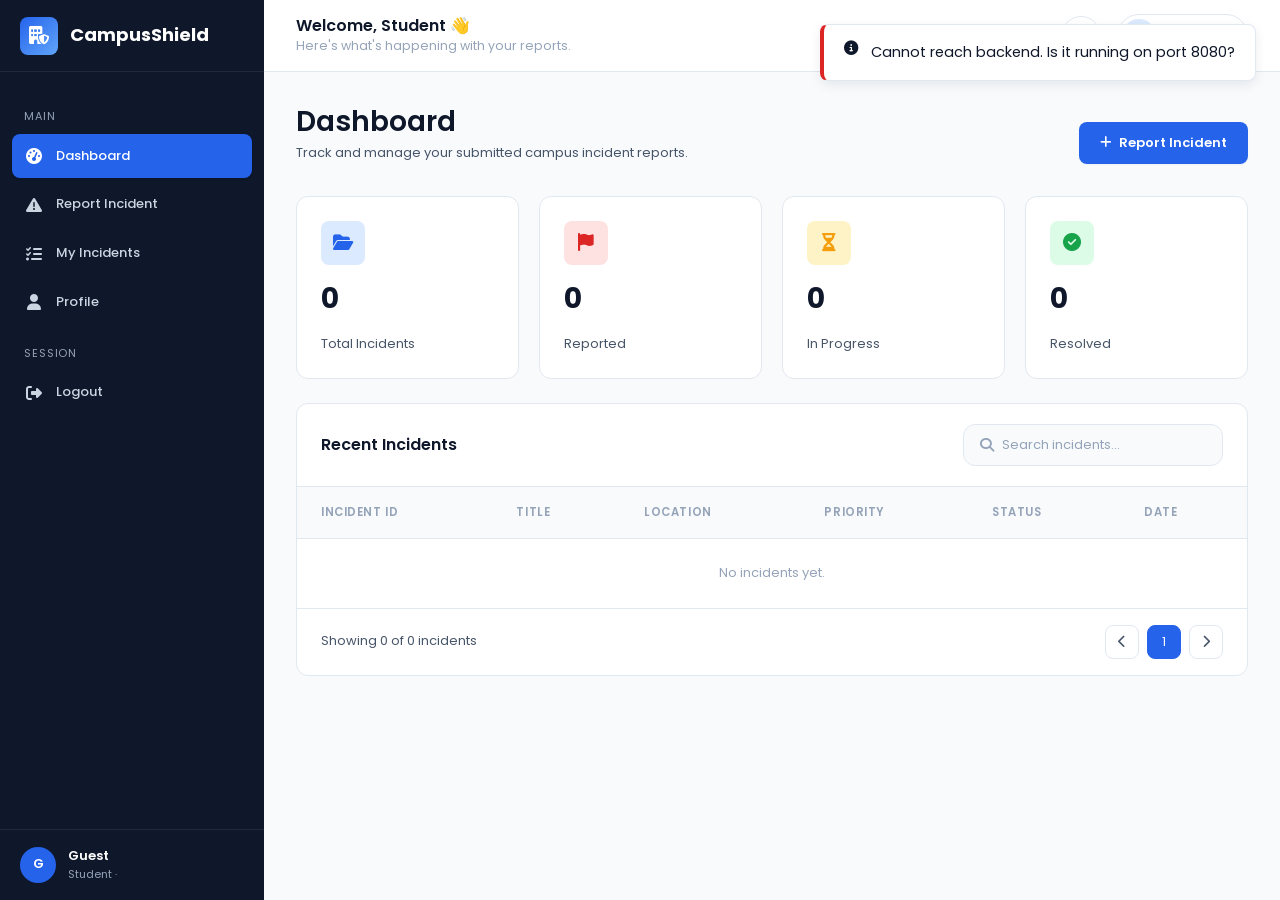
<file: student-dashboard.html>
<!DOCTYPE html>
<html lang="en">
<head>
<meta charset="UTF-8">
<meta name="viewport" content="width=device-width, initial-scale=1.0">
<title>Student Dashboard | CampusShield</title>
<link rel="stylesheet" href="https://cdnjs.cloudflare.com/ajax/libs/font-awesome/6.5.1/css/all.min.css">
<link rel="stylesheet" href="style.css">
</head>
<body>

<div class="app-shell" id="appShell">

  <!-- ===================== SIDEBAR ===================== -->
  <aside class="sidebar" id="sidebar">
    <div class="sidebar-brand">
      <div class="brand-icon"><i class="fa-solid fa-building-shield"></i></div>
      <span class="brand-name">CampusShield</span>
    </div>

    <nav class="sidebar-nav">
      <div class="nav-section-title">Main</div>
      <a href="student-dashboard.html" class="nav-item active">
        <i class="fa-solid fa-gauge-high"></i>
        <span class="nav-label">Dashboard</span>
      </a>
      <!-- CHANGED: was href="#" -->
      <a href="report-incident.html" class="nav-item" id="reportIncidentLink">
        <i class="fa-solid fa-triangle-exclamation"></i>
        <span class="nav-label">Report Incident</span>
      </a>
      <!-- CHANGED: was href="#" -->
      <a href="my-incidents.html" class="nav-item">
        <i class="fa-solid fa-list-check"></i>
        <span class="nav-label">My Incidents</span>
      </a>
      <a href="profile.html" class="nav-item">
        <i class="fa-solid fa-user"></i>
        <span class="nav-label">Profile</span>
      </a>

      <div class="nav-section-title">Session</div>
      <a href="#" class="nav-item" id="logoutLink">
        <i class="fa-solid fa-right-from-bracket"></i>
        <span class="nav-label">Logout</span>
      </a>
    </nav>

    <div class="sidebar-footer">
      <div class="user-avatar">RS</div>
      <div class="user-meta">
        <div class="user-name">Riya Sharma</div>
        <div class="user-role">Student · CSE</div>
      </div>
    </div>
  </aside>

  <!-- ===================== MOBILE OVERLAY ===================== -->
  <div class="mobile-nav-overlay" id="mobileOverlay"></div>

  <!-- ===================== NAVBAR ===================== -->
  <header class="navbar">
    <div class="navbar-left">
      <button class="mobile-menu-btn" id="mobileMenuBtn" aria-label="Open menu">
        <i class="fa-solid fa-bars"></i>
      </button>
      <div>
        <h2 style="font-size:16px;">Welcome, Student 👋</h2>
        <p class="text-muted" style="font-size:12.5px;">Here's what's happening with your reports.</p>
      </div>
    </div>

    <div class="navbar-right">
      <button class="navbar-icon-btn" id="notificationBtn" aria-label="Notifications">
        <i class="fa-solid fa-bell"></i>
        <span class="dot" id="notificationDot"></span>
      </button>

      <div class="navbar-profile">
        <div class="avatar-fallback">RS</div>
        <div class="user-meta" style="display:flex; flex-direction:column; line-height:1.2;">
          <span style="font-size:13px; font-weight:600;">Riya Sharma</span>
          <span style="font-size:11px; color:var(--color-text-muted);">Student</span>
        </div>
        <i class="fa-solid fa-chevron-down" style="font-size:11px; color:var(--color-text-muted);"></i>
      </div>
    </div>
  </header>

  <!-- ===================== MAIN CONTENT ===================== -->
  <main class="main-content">

    <div class="page-header fade-in">
      <div>
        <h1>Dashboard</h1>
        <p>Track and manage your submitted campus incident reports.</p>
      </div>
      <button class="btn btn-primary" id="newIncidentBtn">
        <i class="fa-solid fa-plus"></i> Report Incident
      </button>
    </div>

    <!-- ===================== STAT CARDS ===================== -->
    <section class="stats-grid fade-in" id="statsGrid">
      <div class="stat-card primary">
        <div class="stat-icon"><i class="fa-solid fa-folder-open"></i></div>
        <div class="stat-value" id="statTotal">0</div>
        <div class="stat-label">Total Incidents</div>
      </div>

      <div class="stat-card danger">
        <div class="stat-icon"><i class="fa-solid fa-flag"></i></div>
        <div class="stat-value" id="statReported">0</div>
        <div class="stat-label">Reported</div>
      </div>

      <div class="stat-card warning">
        <div class="stat-icon"><i class="fa-solid fa-hourglass-half"></i></div>
        <div class="stat-value" id="statInProgress">0</div>
        <div class="stat-label">In Progress</div>
      </div>

      <div class="stat-card success">
        <div class="stat-icon"><i class="fa-solid fa-circle-check"></i></div>
        <div class="stat-value" id="statResolved">0</div>
        <div class="stat-label">Resolved</div>
      </div>
    </section>

    <!-- ===================== RECENT INCIDENTS TABLE ===================== -->
    <section class="table-wrapper fade-in">
      <div class="table-toolbar">
        <h3 style="font-size:16px; font-weight:600;">Recent Incidents</h3>

        <div class="search-box" style="max-width:260px;">
          <i class="fa-solid fa-magnifying-glass"></i>
          <input type="text" id="searchInput" placeholder="Search incidents...">
        </div>
      </div>

      <div class="table-scroll">
        <table class="data-table">
          <thead>
            <tr>
              <th>Incident ID</th>
              <th>Title</th>
              <th>Location</th>
              <th>Priority</th>
              <th>Status</th>
              <th>Date</th>
            </tr>
          </thead>
          <tbody id="incidentsTableBody">
            <!-- Rows injected by script.js -->
          </tbody>
        </table>
      </div>

      <div class="pagination">
        <span id="tableSummary">Showing 0 of 0 incidents</span>
        <div class="pagination-controls">
          <button class="page-btn"><i class="fa-solid fa-chevron-left"></i></button>
          <button class="page-btn active">1</button>
          <button class="page-btn"><i class="fa-solid fa-chevron-right"></i></button>
        </div>
      </div>
    </section>

  </main>

  <!-- ===================== MOBILE BOTTOM NAV ===================== -->
  <nav class="bottom-nav">
    <a href="student-dashboard.html" class="bottom-nav-item active">
      <i class="fa-solid fa-gauge-high"></i> Dashboard
    </a>
    <!-- CHANGED: was href="#" -->
    <a href="report-incident.html" class="bottom-nav-item">
      <i class="fa-solid fa-triangle-exclamation"></i> Report
    </a>
    <!-- CHANGED: was href="#" -->
    <a href="my-incidents.html" class="bottom-nav-item">
      <i class="fa-solid fa-list-check"></i> Incidents
    </a>
    <a href="profile.html" class="bottom-nav-item">
      <i class="fa-solid fa-user"></i> Profile
    </a>
  </nav>

</div>

<!-- ===================== TOAST STACK ===================== -->
<div class="toast-stack" id="toastStack"></div>

<script src="script.js"></script>
</body>
</html>
</file>
<file: style.css>
/* =========================================================================
   CampusShield — Dashboard Stylesheet
   College Incident Reporting & Management System
   ========================================================================= */

@import url('https://fonts.googleapis.com/css2?family=Poppins:wght@300;400;500;600;700;800&display=swap');

/* =========================================================================
   1. CSS VARIABLES / DESIGN TOKENS
   ========================================================================= */
:root{
  /* Brand palette */
  --color-primary:#2563EB;
  --color-primary-dark:#1D4ED8;
  --color-primary-light:#DBEAFE;
  --color-primary-50:#EFF6FF;

  --color-success:#16A34A;
  --color-success-light:#DCFCE7;

  --color-warning:#F59E0B;
  --color-warning-light:#FEF3C7;

  --color-danger:#DC2626;
  --color-danger-light:#FEE2E2;

  --color-info:#0EA5E9;
  --color-info-light:#E0F2FE;

  /* Neutrals */
  --color-bg:#F8FAFC;
  --color-surface:#FFFFFF;
  --color-border:#E2E8F0;
  --color-border-strong:#CBD5E1;

  --color-text-primary:#0F172A;
  --color-text-secondary:#475569;
  --color-text-muted:#94A3B8;
  --color-text-inverse:#FFFFFF;

  --sidebar-bg:#0F172A;
  --sidebar-bg-hover:#1E293B;
  --sidebar-text:#CBD5E1;
  --sidebar-text-active:#FFFFFF;
  --sidebar-width:264px;
  --sidebar-width-collapsed:80px;

  --navbar-height:72px;

  /* Radius */
  --radius-sm:8px;
  --radius-md:12px;
  --radius-lg:16px;
  --radius-full:999px;

  /* Shadows */
  --shadow-xs:0 1px 2px rgba(15,23,42,0.04);
  --shadow-sm:0 1px 3px rgba(15,23,42,0.08), 0 1px 2px rgba(15,23,42,0.04);
  --shadow-md:0 4px 12px rgba(15,23,42,0.08);
  --shadow-lg:0 12px 32px rgba(15,23,42,0.12);
  --shadow-focus:0 0 0 4px rgba(37,99,235,0.15);

  /* Spacing scale */
  --space-1:4px;
  --space-2:8px;
  --space-3:12px;
  --space-4:16px;
  --space-5:20px;
  --space-6:24px;
  --space-8:32px;
  --space-10:40px;
  --space-12:48px;
  --space-16:64px;

  /* Typography */
  --font-family:'Poppins', -apple-system, BlinkMacSystemFont, 'Segoe UI', sans-serif;
  --fs-xs:12px;
  --fs-sm:13px;
  --fs-base:14.5px;
  --fs-md:16px;
  --fs-lg:18px;
  --fs-xl:22px;
  --fs-2xl:28px;
  --fs-3xl:34px;

  /* Transitions */
  --transition-fast:0.15s ease;
  --transition-base:0.22s cubic-bezier(.4,0,.2,1);
  --transition-slow:0.4s cubic-bezier(.4,0,.2,1);

  /* Z-index scale */
  --z-navbar:100;
  --z-sidebar:110;
  --z-overlay:150;
  --z-modal:200;
  --z-toast:250;
}

/* =========================================================================
   2. RESET & BASE
   ========================================================================= */
*,*::before,*::after{ box-sizing:border-box; margin:0; padding:0; }

html{ scroll-behavior:smooth; }

body{
  font-family:var(--font-family);
  font-size:var(--fs-base);
  color:var(--color-text-primary);
  background:var(--color-bg);
  line-height:1.6;
  -webkit-font-smoothing:antialiased;
  overflow-x:hidden;
}

img{ max-width:100%; display:block; }

a{ color:inherit; text-decoration:none; }

ul{ list-style:none; }

button{ font-family:inherit; cursor:pointer; }

input,select,textarea{ font-family:inherit; font-size:inherit; }

::selection{ background:var(--color-primary-light); color:var(--color-primary-dark); }

::-webkit-scrollbar{ width:8px; height:8px; }
::-webkit-scrollbar-track{ background:transparent; }
::-webkit-scrollbar-thumb{ background:var(--color-border-strong); border-radius:var(--radius-full); }
::-webkit-scrollbar-thumb:hover{ background:var(--color-text-muted); }

:focus-visible{ outline:2px solid var(--color-primary); outline-offset:2px; }

h1,h2,h3,h4,h5,h6{ font-weight:600; color:var(--color-text-primary); line-height:1.25; }

.text-muted{ color:var(--color-text-muted); }
.text-secondary{ color:var(--color-text-secondary); }

/* =========================================================================
   3. APP SHELL / LAYOUT GRID
   ========================================================================= */
.app-shell{
  display:grid;
  grid-template-columns:var(--sidebar-width) 1fr;
  grid-template-rows:var(--navbar-height) 1fr;
  grid-template-areas:
    "sidebar navbar"
    "sidebar main";
  min-height:100vh;
  transition:grid-template-columns var(--transition-slow);
}

.app-shell.sidebar-collapsed{
  grid-template-columns:var(--sidebar-width-collapsed) 1fr;
}

.main-content{
  grid-area:main;
  padding:var(--space-8);
  display:flex;
  flex-direction:column;
  gap:var(--space-6);
  max-width:100%;
  overflow-x:hidden;
}

.page-header{
  display:flex;
  align-items:flex-end;
  justify-content:space-between;
  flex-wrap:wrap;
  gap:var(--space-4);
  margin-bottom:var(--space-2);
}

.page-header h1{ font-size:var(--fs-2xl); }
.page-header p{ color:var(--color-text-secondary); font-size:var(--fs-sm); margin-top:var(--space-1); }

/* =========================================================================
   4. SIDEBAR
   ========================================================================= */
.sidebar{
  grid-area:sidebar;
  position:fixed;
  top:0; left:0; bottom:0;
  width:var(--sidebar-width);
  background:var(--sidebar-bg);
  color:var(--sidebar-text);
  display:flex;
  flex-direction:column;
  z-index:var(--z-sidebar);
  transition:width var(--transition-slow), transform var(--transition-slow);
  overflow-x:hidden;
}

.app-shell.sidebar-collapsed .sidebar{ width:var(--sidebar-width-collapsed); }

.sidebar-brand{
  display:flex;
  align-items:center;
  gap:var(--space-3);
  height:var(--navbar-height);
  padding:0 var(--space-5);
  border-bottom:1px solid rgba(255,255,255,0.08);
  flex-shrink:0;
}

.sidebar-brand .brand-icon{
  width:38px; height:38px;
  border-radius:var(--radius-sm);
  background:linear-gradient(135deg, var(--color-primary), #60A5FA);
  display:flex; align-items:center; justify-content:center;
  color:#fff; font-size:18px; flex-shrink:0;
}

.sidebar-brand .brand-name{
  font-size:var(--fs-lg);
  font-weight:700;
  color:#fff;
  white-space:nowrap;
  opacity:1;
  transition:opacity var(--transition-fast);
}

.app-shell.sidebar-collapsed .brand-name,
.app-shell.sidebar-collapsed .nav-label,
.app-shell.sidebar-collapsed .nav-section-title{ opacity:0; width:0; overflow:hidden; }

.sidebar-nav{
  flex:1;
  overflow-y:auto;
  padding:var(--space-5) var(--space-3);
}

.nav-section-title{
  font-size:11px;
  text-transform:uppercase;
  letter-spacing:.08em;
  color:var(--color-text-muted);
  padding:var(--space-4) var(--space-3) var(--space-2);
  white-space:nowrap;
}

.nav-item{
  display:flex;
  align-items:center;
  gap:var(--space-3);
  padding:var(--space-3) var(--space-3);
  border-radius:var(--radius-sm);
  color:var(--sidebar-text);
  font-size:var(--fs-sm);
  font-weight:500;
  margin-bottom:var(--space-1);
  transition:background var(--transition-fast), color var(--transition-fast), padding-left var(--transition-fast);
  white-space:nowrap;
  position:relative;
}

.nav-item i{ width:20px; text-align:center; font-size:16px; flex-shrink:0; }

.nav-item:hover{
  background:var(--sidebar-bg-hover);
  color:var(--sidebar-text-active);
  padding-left:var(--space-4);
}

.nav-item.active{
  background:var(--color-primary);
  color:#fff;
  box-shadow:var(--shadow-sm);
}

.nav-item .nav-badge{
  margin-left:auto;
  background:var(--color-danger);
  color:#fff;
  font-size:10px;
  font-weight:700;
  padding:2px 7px;
  border-radius:var(--radius-full);
}

.sidebar-footer{
  padding:var(--space-4) var(--space-5);
  border-top:1px solid rgba(255,255,255,0.08);
  display:flex;
  align-items:center;
  gap:var(--space-3);
  flex-shrink:0;
}

.sidebar-footer .user-avatar{
  width:36px; height:36px;
  border-radius:50%;
  background:var(--color-primary);
  display:flex; align-items:center; justify-content:center;
  font-weight:600; color:#fff; font-size:13px; flex-shrink:0;
}

.sidebar-footer .user-meta{ overflow:hidden; white-space:nowrap; }
.sidebar-footer .user-name{ color:#fff; font-size:var(--fs-sm); font-weight:600; }
.sidebar-footer .user-role{ font-size:11px; color:var(--color-text-muted); }

.sidebar-toggle{
  background:transparent;
  border:none;
  color:var(--sidebar-text);
  font-size:16px;
  padding:var(--space-2);
  border-radius:var(--radius-sm);
  transition:background var(--transition-fast);
}
.sidebar-toggle:hover{ background:var(--sidebar-bg-hover); color:#fff; }

/* =========================================================================
   5. NAVBAR / TOPBAR
   ========================================================================= */
.navbar{
  grid-area:navbar;
  position:sticky;
  top:0;
  height:var(--navbar-height);
  background:var(--color-surface);
  border-bottom:1px solid var(--color-border);
  display:flex;
  align-items:center;
  justify-content:space-between;
  padding:0 var(--space-8);
  gap:var(--space-4);
  z-index:var(--z-navbar);
}

.navbar-left{ display:flex; align-items:center; gap:var(--space-4); flex:1; }

.mobile-menu-btn{
  display:none;
  background:transparent;
  border:none;
  font-size:20px;
  color:var(--color-text-primary);
  padding:var(--space-2);
}

.navbar-right{ display:flex; align-items:center; gap:var(--space-4); }

.navbar-icon-btn{
  position:relative;
  width:40px; height:40px;
  border-radius:50%;
  border:1px solid var(--color-border);
  background:var(--color-surface);
  display:flex; align-items:center; justify-content:center;
  color:var(--color-text-secondary);
  font-size:16px;
  transition:all var(--transition-fast);
}

.navbar-icon-btn:hover{
  background:var(--color-primary-50);
  border-color:var(--color-primary);
  color:var(--color-primary);
  transform:translateY(-1px);
}

.navbar-icon-btn .dot{
  position:absolute;
  top:6px; right:8px;
  width:8px; height:8px;
  border-radius:50%;
  background:var(--color-danger);
  border:2px solid var(--color-surface);
}

.navbar-profile{
  display:flex;
  align-items:center;
  gap:var(--space-3);
  padding:var(--space-1) var(--space-3) var(--space-1) var(--space-1);
  border-radius:var(--radius-full);
  border:1px solid var(--color-border);
  transition:box-shadow var(--transition-fast);
  cursor:pointer;
}
.navbar-profile:hover{ box-shadow:var(--shadow-sm); }

.navbar-profile img,
.navbar-profile .avatar-fallback{
  width:34px; height:34px;
  border-radius:50%;
  object-fit:cover;
  background:var(--color-primary-light);
  color:var(--color-primary-dark);
  display:flex; align-items:center; justify-content:center;
  font-weight:600; font-size:13px;
}

/* =========================================================================
   6. SEARCH BOX
   ========================================================================= */
.search-box{
  display:flex;
  align-items:center;
  gap:var(--space-2);
  background:var(--color-bg);
  border:1px solid var(--color-border);
  border-radius:var(--radius-md);
  padding:0 var(--space-4);
  height:42px;
  width:100%;
  max-width:360px;
  transition:border-color var(--transition-fast), box-shadow var(--transition-fast), background var(--transition-fast);
}

.search-box i{ color:var(--color-text-muted); font-size:14px; }

.search-box input{
  border:none;
  background:transparent;
  outline:none;
  flex:1;
  font-size:var(--fs-sm);
  color:var(--color-text-primary);
}
.search-box input::placeholder{ color:var(--color-text-muted); }

.search-box:focus-within{
  background:var(--color-surface);
  border-color:var(--color-primary);
  box-shadow:var(--shadow-focus);
}

.search-box .kbd-hint{
  font-size:11px;
  color:var(--color-text-muted);
  border:1px solid var(--color-border);
  border-radius:var(--radius-sm);
  padding:1px 6px;
  flex-shrink:0;
}

/* =========================================================================
   7. CARDS
   ========================================================================= */
.card{
  background:var(--color-surface);
  border:1px solid var(--color-border);
  border-radius:var(--radius-md);
  box-shadow:var(--shadow-xs);
  transition:box-shadow var(--transition-base), transform var(--transition-base);
}

.card:hover{
  box-shadow:var(--shadow-md);
  transform:translateY(-2px);
}

.card-body{ padding:var(--space-6); }

.card-header{
  display:flex;
  align-items:center;
  justify-content:space-between;
  padding:var(--space-5) var(--space-6);
  border-bottom:1px solid var(--color-border);
}

.card-header h3{ font-size:var(--fs-md); font-weight:600; }
.card-footer{
  padding:var(--space-4) var(--space-6);
  border-top:1px solid var(--color-border);
  display:flex;
  align-items:center;
  justify-content:space-between;
}

/* Stat / KPI cards */
.stats-grid{
  display:grid;
  grid-template-columns:repeat(4, 1fr);
  gap:var(--space-5);
}

.stat-card{
  background:var(--color-surface);
  border:1px solid var(--color-border);
  border-radius:var(--radius-md);
  padding:var(--space-6);
  display:flex;
  flex-direction:column;
  gap:var(--space-3);
  position:relative;
  overflow:hidden;
  transition:box-shadow var(--transition-base), transform var(--transition-base);
}

.stat-card:hover{ box-shadow:var(--shadow-md); transform:translateY(-3px); }

.stat-card .stat-icon{
  width:44px; height:44px;
  border-radius:var(--radius-sm);
  display:flex; align-items:center; justify-content:center;
  font-size:18px;
}

.stat-card.primary .stat-icon{ background:var(--color-primary-light); color:var(--color-primary); }
.stat-card.success .stat-icon{ background:var(--color-success-light); color:var(--color-success); }
.stat-card.warning .stat-icon{ background:var(--color-warning-light); color:var(--color-warning); }
.stat-card.danger  .stat-icon{ background:var(--color-danger-light);  color:var(--color-danger); }

.stat-card .stat-value{ font-size:var(--fs-2xl); font-weight:700; }
.stat-card .stat-label{ font-size:var(--fs-sm); color:var(--color-text-secondary); }

.stat-card .stat-trend{
  display:inline-flex;
  align-items:center;
  gap:4px;
  font-size:12px;
  font-weight:600;
  width:fit-content;
}
.stat-trend.up{ color:var(--color-success); }
.stat-trend.down{ color:var(--color-danger); }

/* Grid layout helper for dashboard sections */
.dashboard-grid{
  display:grid;
  grid-template-columns:2fr 1fr;
  gap:var(--space-6);
}

/* =========================================================================
   8. BUTTONS
   ========================================================================= */
.btn{
  display:inline-flex;
  align-items:center;
  justify-content:center;
  gap:var(--space-2);
  padding:10px 20px;
  font-size:var(--fs-sm);
  font-weight:600;
  border-radius:var(--radius-sm);
  border:1px solid transparent;
  transition:all var(--transition-fast);
  white-space:nowrap;
}

.btn:active{ transform:scale(0.97); }

.btn-primary{ background:var(--color-primary); color:#fff; box-shadow:var(--shadow-xs); }
.btn-primary:hover{ background:var(--color-primary-dark); box-shadow:var(--shadow-sm); transform:translateY(-1px); }

.btn-success{ background:var(--color-success); color:#fff; }
.btn-success:hover{ filter:brightness(0.92); transform:translateY(-1px); }

.btn-warning{ background:var(--color-warning); color:#fff; }
.btn-warning:hover{ filter:brightness(0.94); transform:translateY(-1px); }

.btn-danger{ background:var(--color-danger); color:#fff; }
.btn-danger:hover{ filter:brightness(0.92); transform:translateY(-1px); }

.btn-outline{
  background:transparent;
  border-color:var(--color-border-strong);
  color:var(--color-text-primary);
}
.btn-outline:hover{ background:var(--color-bg); border-color:var(--color-primary); color:var(--color-primary); }

.btn-ghost{ background:transparent; color:var(--color-text-secondary); }
.btn-ghost:hover{ background:var(--color-bg); color:var(--color-text-primary); }

.btn-sm{ padding:6px 14px; font-size:12.5px; }
.btn-lg{ padding:13px 26px; font-size:var(--fs-base); }

.btn-icon{
  width:38px; height:38px;
  padding:0;
  border-radius:var(--radius-sm);
}

.btn:disabled{ opacity:0.55; cursor:not-allowed; transform:none !important; }

.btn-block{ width:100%; }

/* =========================================================================
   9. FORMS
   ========================================================================= */
.form-group{ display:flex; flex-direction:column; gap:var(--space-2); margin-bottom:var(--space-5); }

.form-label{
  font-size:var(--fs-sm);
  font-weight:600;
  color:var(--color-text-primary);
}

.form-label .required{ color:var(--color-danger); margin-left:2px; }

.form-control{
  width:100%;
  padding:11px 14px;
  font-size:var(--fs-base);
  color:var(--color-text-primary);
  background:var(--color-surface);
  border:1px solid var(--color-border-strong);
  border-radius:var(--radius-sm);
  transition:border-color var(--transition-fast), box-shadow var(--transition-fast);
}

.form-control::placeholder{ color:var(--color-text-muted); }

.form-control:focus{
  outline:none;
  border-color:var(--color-primary);
  box-shadow:var(--shadow-focus);
}

.form-control.is-invalid{ border-color:var(--color-danger); }
.form-control.is-invalid:focus{ box-shadow:0 0 0 4px rgba(220,38,38,0.14); }

.form-hint{ font-size:12px; color:var(--color-text-muted); }
.form-error{ font-size:12px; color:var(--color-danger); display:none; align-items:center; gap:4px; }
.form-group.error .form-error{ display:flex; }
.form-group.error .form-control{ border-color:var(--color-danger); }
.form-group.error .form-control:focus{ box-shadow:0 0 0 4px rgba(220,38,38,0.14); }

textarea.form-control{ resize:vertical; min-height:100px; }

select.form-control{
  appearance:none;
  background-image:url("data:image/svg+xml,%3Csvg xmlns='http://www.w3.org/2000/svg' width='12' height='8' viewBox='0 0 12 8'%3E%3Cpath fill='%2394A3B8' d='M1 1l5 5 5-5'/%3E%3C/svg%3E");
  background-repeat:no-repeat;
  background-position:right 14px center;
  padding-right:36px;
}

.form-row{ display:grid; grid-template-columns:1fr 1fr; gap:var(--space-4); }

/* Checkbox / Radio */
.form-check{ display:flex; align-items:center; gap:var(--space-2); cursor:pointer; user-select:none; }
.form-check input{ accent-color:var(--color-primary); width:16px; height:16px; }
.form-check label{ font-size:var(--fs-sm); color:var(--color-text-secondary); cursor:pointer; }

/* Toggle switch */
.toggle-switch{ position:relative; display:inline-block; width:42px; height:24px; }
.toggle-switch input{ opacity:0; width:0; height:0; }
.toggle-slider{
  position:absolute; inset:0; cursor:pointer;
  background:var(--color-border-strong);
  border-radius:var(--radius-full);
  transition:background var(--transition-fast);
}
.toggle-slider::before{
  content:""; position:absolute; height:18px; width:18px;
  left:3px; top:3px; background:#fff; border-radius:50%;
  transition:transform var(--transition-fast);
  box-shadow:var(--shadow-xs);
}
.toggle-switch input:checked + .toggle-slider{ background:var(--color-primary); }
.toggle-switch input:checked + .toggle-slider::before{ transform:translateX(18px); }

/* =========================================================================
   10. TABLES
   ========================================================================= */
.table-wrapper{
  background:var(--color-surface);
  border:1px solid var(--color-border);
  border-radius:var(--radius-md);
  overflow:hidden;
}

.table-toolbar{
  display:flex;
  align-items:center;
  justify-content:space-between;
  padding:var(--space-5) var(--space-6);
  border-bottom:1px solid var(--color-border);
  gap:var(--space-4);
  flex-wrap:wrap;
}

.table-scroll{ overflow-x:auto; }

.data-table{
  width:100%;
  border-collapse:collapse;
  min-width:640px;
}

.data-table thead th{
  text-align:left;
  font-size:11.5px;
  text-transform:uppercase;
  letter-spacing:.05em;
  color:var(--color-text-muted);
  font-weight:600;
  padding:var(--space-4) var(--space-6);
  background:var(--color-bg);
  border-bottom:1px solid var(--color-border);
  white-space:nowrap;
}

.data-table tbody td{
  padding:var(--space-4) var(--space-6);
  font-size:var(--fs-sm);
  color:var(--color-text-primary);
  border-bottom:1px solid var(--color-border);
  vertical-align:middle;
}

.data-table tbody tr{ transition:background var(--transition-fast); }
.data-table tbody tr:hover{ background:var(--color-primary-50); }
.data-table tbody tr:last-child td{ border-bottom:none; }

.table-user{ display:flex; align-items:center; gap:var(--space-3); }
.table-user .avatar-fallback{
  width:32px; height:32px; border-radius:50%;
  background:var(--color-primary-light); color:var(--color-primary-dark);
  display:flex; align-items:center; justify-content:center;
  font-size:12px; font-weight:600; flex-shrink:0;
}

.table-actions{ display:flex; gap:var(--space-2); }

.pagination{
  display:flex;
  align-items:center;
  justify-content:space-between;
  padding:var(--space-4) var(--space-6);
  border-top:1px solid var(--color-border);
  font-size:var(--fs-sm);
  color:var(--color-text-secondary);
  flex-wrap:wrap;
  gap:var(--space-3);
}

.pagination-controls{ display:flex; gap:var(--space-2); }

.page-btn{
  width:34px; height:34px;
  border-radius:var(--radius-sm);
  border:1px solid var(--color-border);
  background:var(--color-surface);
  color:var(--color-text-secondary);
  display:flex; align-items:center; justify-content:center;
  font-size:13px;
  transition:all var(--transition-fast);
}
.page-btn:hover{ border-color:var(--color-primary); color:var(--color-primary); }
.page-btn.active{ background:var(--color-primary); border-color:var(--color-primary); color:#fff; }

/* =========================================================================
   11. BADGES
   ========================================================================= */
.badge{
  display:inline-flex;
  align-items:center;
  gap:5px;
  padding:4px 11px;
  font-size:11.5px;
  font-weight:600;
  border-radius:var(--radius-full);
  white-space:nowrap;
}

.badge::before{ content:""; width:6px; height:6px; border-radius:50%; background:currentColor; }

.badge-primary{ background:var(--color-primary-light); color:var(--color-primary-dark); }
.badge-success{ background:var(--color-success-light); color:var(--color-success); }
.badge-warning{ background:var(--color-warning-light); color:#B45309; }
.badge-danger{ background:var(--color-danger-light); color:var(--color-danger); }
.badge-neutral{ background:var(--color-border); color:var(--color-text-secondary); }

.badge-solid.badge-primary{ background:var(--color-primary); color:#fff; }
.badge-solid.badge-success{ background:var(--color-success); color:#fff; }
.badge-solid.badge-warning{ background:var(--color-warning); color:#fff; }
.badge-solid.badge-danger{ background:var(--color-danger); color:#fff; }

/* Extra badge colors — used for priority/status tags (yellow, orange, blue, gray) */
.badge-yellow{ background:#FEF9C3; color:#854D0E; }
.badge-orange{ background:#FFEDD5; color:#C2410C; }
.badge-blue{ background:#DBEAFE; color:#1D4ED8; }
.badge-gray{ background:#F1F5F9; color:#475569; }

/* =========================================================================
   12. PROGRESS BARS
   ========================================================================= */
.progress{
  width:100%;
  height:8px;
  background:var(--color-border);
  border-radius:var(--radius-full);
  overflow:hidden;
}

.progress-bar{
  height:100%;
  border-radius:var(--radius-full);
  background:var(--color-primary);
  transition:width var(--transition-slow);
}

.progress-bar.success{ background:var(--color-success); }
.progress-bar.warning{ background:var(--color-warning); }
.progress-bar.danger{ background:var(--color-danger); }

.progress-bar.striped{
  background-image:linear-gradient(45deg, rgba(255,255,255,.2) 25%, transparent 25%, transparent 50%, rgba(255,255,255,.2) 50%, rgba(255,255,255,.2) 75%, transparent 75%, transparent);
  background-size:1rem 1rem;
  animation:progressStripes 1s linear infinite;
}

@keyframes progressStripes{
  from{ background-position:1rem 0; }
  to{ background-position:0 0; }
}

.progress-label{
  display:flex;
  justify-content:space-between;
  font-size:12px;
  color:var(--color-text-secondary);
  margin-bottom:6px;
}

/* Circular progress */
.progress-ring{
  --ring-size:64px;
  --ring-value:75%;
  width:var(--ring-size); height:var(--ring-size);
  border-radius:50%;
  display:flex; align-items:center; justify-content:center;
  background:conic-gradient(var(--color-primary) var(--ring-value), var(--color-border) 0);
  position:relative;
}
.progress-ring::before{
  content:"";
  position:absolute;
  inset:6px;
  border-radius:50%;
  background:var(--color-surface);
}
.progress-ring span{ position:relative; font-size:13px; font-weight:700; }

/* =========================================================================
   13. MODALS
   ========================================================================= */
.modal-overlay{
  position:fixed;
  inset:0;
  background:rgba(15,23,42,0.55);
  backdrop-filter:blur(3px);
  display:flex;
  align-items:center;
  justify-content:center;
  padding:var(--space-5);
  z-index:var(--z-modal);
  opacity:0;
  pointer-events:none;
  transition:opacity var(--transition-base);
}

.modal-overlay.active{ opacity:1; pointer-events:auto; }

.modal{
  background:var(--color-surface);
  border-radius:var(--radius-lg);
  width:100%;
  max-width:520px;
  max-height:90vh;
  overflow-y:auto;
  box-shadow:var(--shadow-lg);
  transform:translateY(24px) scale(0.97);
  opacity:0;
  transition:transform var(--transition-base), opacity var(--transition-base);
}

.modal-overlay.active .modal{ transform:translateY(0) scale(1); opacity:1; }

.modal-header{
  display:flex;
  align-items:center;
  justify-content:space-between;
  padding:var(--space-5) var(--space-6);
  border-bottom:1px solid var(--color-border);
}

.modal-header h3{ font-size:var(--fs-lg); }

.modal-close{
  width:32px; height:32px;
  border-radius:50%;
  border:none;
  background:var(--color-bg);
  color:var(--color-text-secondary);
  display:flex; align-items:center; justify-content:center;
  transition:all var(--transition-fast);
}
.modal-close:hover{ background:var(--color-danger-light); color:var(--color-danger); transform:rotate(90deg); }

.modal-body{ padding:var(--space-6); }

.modal-footer{
  display:flex;
  align-items:center;
  justify-content:flex-end;
  gap:var(--space-3);
  padding:var(--space-5) var(--space-6);
  border-top:1px solid var(--color-border);
}

/* =========================================================================
   14. TOASTS / ALERTS
   ========================================================================= */
.alert{
  display:flex;
  align-items:flex-start;
  gap:var(--space-3);
  padding:var(--space-4) var(--space-5);
  border-radius:var(--radius-sm);
  border:1px solid transparent;
  font-size:var(--fs-sm);
}

.alert-success{ background:var(--color-success-light); color:#166534; border-color:#BBF7D0; }
.alert-warning{ background:var(--color-warning-light); color:#92400E; border-color:#FDE68A; }
.alert-danger{ background:var(--color-danger-light); color:#991B1B; border-color:#FECACA; }
.alert-info{ background:var(--color-info-light); color:#075985; border-color:#BAE6FD; }

.toast-stack{
  position:fixed;
  top:var(--space-6);
  right:var(--space-6);
  display:flex;
  flex-direction:column;
  gap:var(--space-3);
  z-index:var(--z-toast);
}

.toast{
  min-width:300px;
  background:var(--color-surface);
  border:1px solid var(--color-border);
  border-left:4px solid var(--color-primary);
  border-radius:var(--radius-sm);
  box-shadow:var(--shadow-md);
  padding:var(--space-4) var(--space-5);
  display:flex;
  align-items:flex-start;
  gap:var(--space-3);
  animation:toastIn var(--transition-base) both;
}

.toast.success{ border-left-color:var(--color-success); }
.toast.warning{ border-left-color:var(--color-warning); }
.toast.danger{ border-left-color:var(--color-danger); }

@keyframes toastIn{
  from{ opacity:0; transform:translateX(24px); }
  to{ opacity:1; transform:translateX(0); }
}

/* =========================================================================
   15. MOBILE NAVIGATION
   ========================================================================= */
.mobile-nav-overlay{
  position:fixed;
  inset:0;
  background:rgba(15,23,42,0.5);
  z-index:var(--z-overlay);
  opacity:0;
  pointer-events:none;
  transition:opacity var(--transition-base);
}
.mobile-nav-overlay.active{ opacity:1; pointer-events:auto; }

.bottom-nav{
  display:none;
  position:fixed;
  bottom:0; left:0; right:0;
  background:var(--color-surface);
  border-top:1px solid var(--color-border);
  padding:var(--space-2) var(--space-3);
  justify-content:space-around;
  align-items:center;
  z-index:var(--z-navbar);
  box-shadow:0 -4px 16px rgba(15,23,42,0.06);
}

.bottom-nav-item{
  display:flex;
  flex-direction:column;
  align-items:center;
  gap:3px;
  font-size:10.5px;
  color:var(--color-text-muted);
  padding:var(--space-2);
  border-radius:var(--radius-sm);
  transition:color var(--transition-fast);
}
.bottom-nav-item i{ font-size:18px; }
.bottom-nav-item.active{ color:var(--color-primary); }

/* =========================================================================
   15b. IMAGE UPLOAD / PREVIEW
   ========================================================================= */
.upload-box{
  position:relative;
  border:2px dashed var(--color-border-strong);
  border-radius:var(--radius-md);
  background:var(--color-bg);
  min-height:200px;
  display:flex;
  align-items:center;
  justify-content:center;
  overflow:hidden;
  transition:border-color var(--transition-fast), background var(--transition-fast);
}

.upload-box:hover{ border-color:var(--color-primary); background:var(--color-primary-50); }

.upload-box input[type="file"]{
  position:absolute;
  inset:0;
  opacity:0;
  cursor:pointer;
  z-index:2;
}

.upload-placeholder{
  display:flex;
  flex-direction:column;
  align-items:center;
  gap:var(--space-2);
  color:var(--color-text-muted);
  text-align:center;
  padding:var(--space-6);
}

.upload-placeholder i{ font-size:30px; color:var(--color-primary); }
.upload-placeholder span{ font-size:var(--fs-sm); font-weight:500; color:var(--color-text-secondary); }
.upload-placeholder small{ font-size:11.5px; }

.upload-preview{
  display:none;
  width:100%;
  height:100%;
  max-height:260px;
  object-fit:cover;
}

.remove-image-btn{
  display:none;
  position:absolute;
  top:10px; right:10px;
  z-index:3;
  width:32px; height:32px;
  border-radius:50%;
  border:none;
  background:rgba(15,23,42,0.75);
  color:#fff;
  align-items:center;
  justify-content:center;
  transition:background var(--transition-fast);
}
.remove-image-btn:hover{ background:var(--color-danger); }

/* Spin utility (used by Font Awesome fa-spin fallback on submit button) */
.fa-spin{ animation:spin 0.8s linear infinite; }
@keyframes spin{ to{ transform:rotate(360deg); } }

/* =========================================================================
   16. UTILITIES
   ========================================================================= */
.flex{ display:flex; }
.flex-col{ flex-direction:column; }
.items-center{ align-items:center; }
.justify-between{ justify-content:space-between; }
.gap-2{ gap:var(--space-2); }
.gap-3{ gap:var(--space-3); }
.gap-4{ gap:var(--space-4); }
.w-full{ width:100%; }
.hidden{ display:none !important; }

.fade-in{ animation:fadeIn var(--transition-slow) both; }
@keyframes fadeIn{
  from{ opacity:0; transform:translateY(10px); }
  to{ opacity:1; transform:translateY(0); }
}

/* =========================================================================
   17. ADMIN DASHBOARD
   ========================================================================= */
.stats-grid-6{
  display:grid;
  grid-template-columns:repeat(6, 1fr);
  gap:var(--space-5);
}

.stat-card.critical .stat-icon{ background:#FCE7F3; color:#BE185D; }
.stat-card .stat-icon.pulse::after{
  content:"";
  position:absolute;
  top:var(--space-6); left:var(--space-6);
  width:44px; height:44px;
  border-radius:var(--radius-sm);
  box-shadow:0 0 0 0 rgba(220,38,38,0.35);
  animation:statPulse 2.2s ease-out infinite;
}
@keyframes statPulse{
  0%{ box-shadow:0 0 0 0 rgba(220,38,38,0.35); }
  100%{ box-shadow:0 0 0 14px rgba(220,38,38,0); }
}

.section-title-row{
  display:flex;
  align-items:center;
  justify-content:space-between;
  margin-bottom:var(--space-1);
}
.section-title-row h3{ font-size:var(--fs-md); font-weight:600; }
.section-title-row a{ font-size:12.5px; font-weight:600; color:var(--color-primary); }
.section-title-row a:hover{ text-decoration:underline; }

/* Charts row */
.charts-row{
  display:grid;
  grid-template-columns:1.3fr 1fr;
  gap:var(--space-5);
}

.chart-card .card-body{ display:flex; flex-direction:column; gap:var(--space-5); }

/* Bar chart placeholder */
.bar-chart{
  display:flex;
  align-items:flex-end;
  gap:var(--space-4);
  height:180px;
  padding:0 var(--space-2);
}
.bar-chart .bar-col{
  flex:1;
  display:flex;
  flex-direction:column;
  align-items:center;
  gap:var(--space-2);
  height:100%;
  justify-content:flex-end;
}
.bar-chart .bar{
  width:100%;
  max-width:38px;
  border-radius:6px 6px 3px 3px;
  background:linear-gradient(180deg, var(--color-primary), var(--color-primary-dark));
  transition:transform var(--transition-base);
  animation:barGrow .7s cubic-bezier(.2,.8,.2,1) both;
}
.bar-chart .bar-col:hover .bar{ transform:scaleY(1.03); filter:brightness(1.08); }
.bar-chart .bar-col span{ font-size:11px; color:var(--color-text-muted); text-align:center; }
.bar-chart .bar-col strong{ font-size:12px; color:var(--color-text-primary); }
@keyframes barGrow{ from{ transform:scaleY(0); transform-origin:bottom; } to{ transform:scaleY(1); transform-origin:bottom; } }

/* Donut chart placeholder */
.donut-wrap{
  display:flex;
  align-items:center;
  gap:var(--space-6);
  flex-wrap:wrap;
  justify-content:center;
}
.donut{
  --donut-size:150px;
  width:var(--donut-size); height:var(--donut-size);
  border-radius:50%;
  position:relative;
  flex-shrink:0;
  background:conic-gradient(
    var(--color-primary) 0 var(--seg-1, 0%),
    var(--color-warning) var(--seg-1, 0%) var(--seg-2, 0%),
    var(--color-danger) var(--seg-2, 0%) var(--seg-3, 0%),
    var(--color-success) var(--seg-3, 0%) 100%
  );
}
.donut::before{
  content:"";
  position:absolute;
  inset:18px;
  border-radius:50%;
  background:var(--color-surface);
  box-shadow:var(--shadow-xs);
}
.donut-center{
  position:absolute;
  inset:0;
  display:flex;
  flex-direction:column;
  align-items:center;
  justify-content:center;
  text-align:center;
}
.donut-center strong{ font-size:var(--fs-xl); font-weight:700; }
.donut-center span{ font-size:11px; color:var(--color-text-muted); }

.chart-legend{ display:flex; flex-direction:column; gap:var(--space-3); }
.chart-legend .legend-item{ display:flex; align-items:center; gap:var(--space-2); font-size:12.5px; color:var(--color-text-secondary); }
.chart-legend .legend-dot{ width:9px; height:9px; border-radius:50%; flex-shrink:0; }
.chart-legend .legend-item strong{ margin-left:auto; color:var(--color-text-primary); font-weight:600; }

/* Recent activity feed */
.activity-feed{
  display:flex;
  flex-direction:column;
  max-height:420px;
  overflow-y:auto;
}
.activity-item{
  display:flex;
  gap:var(--space-3);
  padding:var(--space-4) var(--space-6);
  border-bottom:1px solid var(--color-border);
}
.activity-item:last-child{ border-bottom:none; }
.activity-icon{
  width:34px; height:34px;
  border-radius:50%;
  display:flex; align-items:center; justify-content:center;
  font-size:13px;
  flex-shrink:0;
}
.activity-icon.reported{ background:var(--color-info-light); color:var(--color-info); }
.activity-icon.assigned{ background:var(--color-primary-light); color:var(--color-primary); }
.activity-icon.progress{ background:var(--color-warning-light); color:var(--color-warning); }
.activity-icon.resolved{ background:var(--color-success-light); color:var(--color-success); }
.activity-icon.critical{ background:var(--color-danger-light); color:var(--color-danger); }

.activity-content p{ font-size:13px; color:var(--color-text-primary); line-height:1.5; }
.activity-content p strong{ font-weight:600; }
.activity-content time{ font-size:11.5px; color:var(--color-text-muted); }

/* Table row action buttons (view / edit / assign / delete) */
.action-btn{
  width:32px; height:32px;
  border-radius:var(--radius-sm);
  border:1px solid var(--color-border);
  background:var(--color-surface);
  color:var(--color-text-secondary);
  display:inline-flex; align-items:center; justify-content:center;
  font-size:13px;
  transition:all var(--transition-fast);
}
.action-btn:hover{ transform:translateY(-1px); box-shadow:var(--shadow-xs); }
.action-btn.view:hover{ border-color:var(--color-primary); color:var(--color-primary); background:var(--color-primary-50); }
.action-btn.edit:hover{ border-color:var(--color-warning); color:var(--color-warning); background:var(--color-warning-light); }
.action-btn.assign:hover{ border-color:var(--color-info); color:var(--color-info); background:var(--color-info-light); }
.action-btn.delete:hover{ border-color:var(--color-danger); color:var(--color-danger); background:var(--color-danger-light); }

.unassigned-text{ display:inline-flex; align-items:center; gap:5px; color:var(--color-text-muted); font-size:12.5px; font-style:italic; }

/* Delete confirmation modal */
.confirm-modal .modal-body{ text-align:center; padding-top:var(--space-8); }
.confirm-icon{
  width:60px; height:60px;
  border-radius:50%;
  background:var(--color-danger-light);
  color:var(--color-danger);
  display:flex; align-items:center; justify-content:center;
  font-size:24px;
  margin:0 auto var(--space-5);
}
.confirm-modal h3{ font-size:18px; margin-bottom:var(--space-2); }
.confirm-modal p{ font-size:13.5px; color:var(--color-text-secondary); line-height:1.6; }
.confirm-modal .incident-chip{
  display:inline-block;
  margin-top:var(--space-3);
  padding:6px 14px;
  border-radius:var(--radius-sm);
  background:var(--color-bg);
  border:1px solid var(--color-border);
  font-size:12.5px;
  font-weight:600;
  color:var(--color-text-primary);
}

/* Assign modal staff option card */
.staff-option{
  display:flex;
  align-items:center;
  gap:var(--space-3);
  padding:var(--space-3) var(--space-4);
  border:1px solid var(--color-border);
  border-radius:var(--radius-sm);
  cursor:pointer;
  transition:all var(--transition-fast);
  margin-bottom:var(--space-2);
}
.staff-option:hover{ border-color:var(--color-primary); background:var(--color-primary-50); }
.staff-option.selected{ border-color:var(--color-primary); background:var(--color-primary-50); box-shadow:var(--shadow-focus); }
.staff-option .avatar-fallback{
  width:34px; height:34px; border-radius:50%;
  background:var(--color-primary-light); color:var(--color-primary-dark);
  display:flex; align-items:center; justify-content:center;
  font-size:12px; font-weight:600; flex-shrink:0;
}
.staff-option .staff-meta strong{ display:block; font-size:13px; }
.staff-option .staff-meta span{ font-size:11.5px; color:var(--color-text-muted); }
.staff-option .staff-check{ margin-left:auto; color:var(--color-primary); opacity:0; }
.staff-option.selected .staff-check{ opacity:1; }

/* =========================================================================
   19. INCIDENT DETAILS PAGE
   ========================================================================= */

/* Header badge row + back link */
.detail-header-meta{ display:flex; align-items:center; gap:var(--space-3); flex-wrap:wrap; margin-top:var(--space-2); }
.detail-id-tag{ font-size:12.5px; font-weight:700; color:var(--color-primary); background:var(--color-primary-50); border:1px solid var(--color-primary-light); padding:3px 10px; border-radius:var(--radius-sm); }

/* Info grid inside the overview card */
.info-grid{ display:grid; grid-template-columns:repeat(3, 1fr); gap:var(--space-5); }
.info-grid .info-item .form-hint{ margin-bottom:3px; }
.info-grid .info-item div.info-value{ font-size:13.5px; font-weight:600; color:var(--color-text-primary); }

/* Reporter card */
.reporter-card{ display:flex; align-items:center; gap:var(--space-4); }
.reporter-avatar{
  width:52px; height:52px; border-radius:50%;
  background:var(--color-primary-light); color:var(--color-primary-dark);
  display:flex; align-items:center; justify-content:center;
  font-weight:700; font-size:16px; flex-shrink:0;
}
.reporter-meta strong{ display:block; font-size:14.5px; }
.reporter-meta span{ font-size:12px; color:var(--color-text-muted); }
.reporter-contact{ display:flex; flex-direction:column; gap:var(--space-2); margin-top:var(--space-4); padding-top:var(--space-4); border-top:1px solid var(--color-border); }
.reporter-contact-row{ display:flex; align-items:center; gap:var(--space-3); font-size:12.5px; color:var(--color-text-secondary); }
.reporter-contact-row i{ width:16px; text-align:center; color:var(--color-text-muted); }

/* Uploaded image preview */
.evidence-image{
  width:100%;
  border-radius:var(--radius-md);
  overflow:hidden;
  border:1px solid var(--color-border);
  background:var(--color-bg);
}
.evidence-image img{ width:100%; max-height:360px; object-fit:cover; display:block; }
.evidence-empty{
  display:flex; flex-direction:column; align-items:center; justify-content:center;
  gap:var(--space-2); padding:var(--space-10) var(--space-6);
  color:var(--color-text-muted); text-align:center;
}
.evidence-empty i{ font-size:28px; }
.evidence-caption{ padding:var(--space-3) var(--space-4); font-size:12px; color:var(--color-text-muted); border-top:1px solid var(--color-border); }

/* Workflow timeline */
.workflow-timeline{ display:flex; flex-direction:column; }
.workflow-step{ display:flex; gap:var(--space-4); position:relative; padding-bottom:var(--space-6); }
.workflow-step:last-child{ padding-bottom:0; }
.workflow-step:not(:last-child)::before{
  content:"";
  position:absolute;
  left:19px; top:42px; bottom:0;
  width:2px;
  background:var(--color-border);
}
.workflow-step.completed:not(:last-child)::before{ background:var(--color-success); }
.workflow-icon{
  width:40px; height:40px;
  border-radius:50%;
  display:flex; align-items:center; justify-content:center;
  font-size:15px; flex-shrink:0; z-index:1;
  background:var(--color-border); color:var(--color-text-muted);
  transition:all var(--transition-base);
}
.workflow-step.completed .workflow-icon{ background:var(--color-success); color:#fff; }
.workflow-step.current .workflow-icon{
  background:var(--color-primary); color:#fff;
  box-shadow:0 0 0 5px var(--color-primary-light);
  animation:pulseCurrent 2s ease-in-out infinite;
}
@keyframes pulseCurrent{
  0%,100%{ box-shadow:0 0 0 5px var(--color-primary-light); }
  50%{ box-shadow:0 0 0 8px var(--color-primary-50); }
}
.workflow-content{ padding-top:8px; }
.workflow-content strong{ display:block; font-size:13.5px; color:var(--color-text-primary); }
.workflow-content span{ font-size:12px; color:var(--color-text-muted); }
.workflow-step.pending .workflow-content strong{ color:var(--color-text-muted); }

/* Admin controls card */
.admin-controls-card .card-body{ display:flex; flex-direction:column; gap:var(--space-1); }
.admin-controls-card .form-group:last-of-type{ margin-bottom:var(--space-2); }

/* Comments */
.comment-list{ display:flex; flex-direction:column; gap:var(--space-4); margin-bottom:var(--space-5); }
.comment-item{ display:flex; gap:var(--space-3); }
.comment-avatar{
  width:34px; height:34px; border-radius:50%;
  background:var(--color-primary-light); color:var(--color-primary-dark);
  display:flex; align-items:center; justify-content:center;
  font-size:12px; font-weight:700; flex-shrink:0;
}
.comment-body{
  flex:1;
  background:var(--color-bg);
  border:1px solid var(--color-border);
  border-radius:var(--radius-sm);
  padding:var(--space-3) var(--space-4);
}
.comment-body-head{ display:flex; align-items:center; justify-content:space-between; gap:var(--space-3); margin-bottom:4px; }
.comment-body-head strong{ font-size:13px; }
.comment-body-head span{ font-size:11px; color:var(--color-text-muted); }
.comment-body p{ font-size:13px; color:var(--color-text-secondary); line-height:1.55; }
.comment-form{ display:flex; flex-direction:column; gap:var(--space-3); }

/* =========================================================================
   21. PROFILE PAGE
   ========================================================================= */
.profile-grid{
  display:grid;
  grid-template-columns:1fr 2fr;
  gap:var(--space-6);
}

/* Profile photo card */
.profile-photo-card .card-body{ display:flex; flex-direction:column; align-items:center; text-align:center; }

.profile-photo-wrap{
  position:relative;
  width:112px; height:112px;
  margin-bottom:var(--space-4);
}
.profile-photo-circle{
  width:112px; height:112px;
  border-radius:50%;
  background:var(--color-primary-light);
  color:var(--color-primary-dark);
  display:flex; align-items:center; justify-content:center;
  font-size:34px; font-weight:700;
  overflow:hidden;
  border:3px solid var(--color-surface);
  box-shadow:var(--shadow-sm);
}
.profile-photo-circle img{ width:100%; height:100%; object-fit:cover; display:none; }

.profile-photo-camera-btn{
  position:absolute;
  bottom:2px; right:2px;
  width:34px; height:34px;
  border-radius:50%;
  background:var(--color-primary);
  color:#fff;
  border:3px solid var(--color-surface);
  display:flex; align-items:center; justify-content:center;
  font-size:13px;
  cursor:pointer;
  transition:all var(--transition-fast);
}
.profile-photo-camera-btn:hover{ background:var(--color-primary-dark); transform:scale(1.05); }
.profile-photo-camera-btn input[type="file"]{
  position:absolute; inset:0; opacity:0; cursor:pointer;
}

.profile-photo-card h3{ font-size:16px; margin-bottom:2px; }
.profile-photo-card .profile-role{ font-size:12.5px; color:var(--color-text-muted); margin-bottom:var(--space-1); }
.profile-photo-card .profile-remove-btn{ font-size:12px; color:var(--color-danger); margin-top:var(--space-2); }
.profile-photo-card .profile-remove-btn:hover{ text-decoration:underline; }

.profile-quick-stats{
  width:100%;
  display:flex; flex-direction:column;
  gap:var(--space-3);
  margin-top:var(--space-5);
  padding-top:var(--space-5);
  border-top:1px solid var(--color-border);
}
.profile-quick-stats .stat-row{ display:flex; align-items:center; justify-content:space-between; font-size:12.5px; }
.profile-quick-stats .stat-row span:first-child{ color:var(--color-text-muted); }
.profile-quick-stats .stat-row span:last-child{ font-weight:600; color:var(--color-text-primary); }

/* Password field with show/hide toggle */
.password-input-wrap{ position:relative; }
.password-input-wrap .form-control{ padding-right:44px; }
.password-toggle-btn{
  position:absolute;
  right:1px; top:1px; bottom:1px;
  width:42px;
  background:transparent;
  border:none;
  color:var(--color-text-muted);
  cursor:pointer;
  display:flex; align-items:center; justify-content:center;
  font-size:14px;
}
.password-toggle-btn:hover{ color:var(--color-primary); }

.profile-actions-row{
  display:flex;
  justify-content:flex-end;
  gap:var(--space-3);
  margin-top:var(--space-1);
}

/* =========================================================================
   22. RESPONSIVE / MEDIA QUERIES
   ========================================================================= */

/* Large desktops — comfortable 12-col style grids already default above */

/* Tablets */
@media (max-width: 1024px){
  .stats-grid{ grid-template-columns:repeat(2, 1fr); }
  .stats-grid-6{ grid-template-columns:repeat(3, 1fr); }
  .dashboard-grid{ grid-template-columns:1fr; }
  .charts-row{ grid-template-columns:1fr; }
  .info-grid{ grid-template-columns:repeat(2, 1fr); }
  .profile-grid{ grid-template-columns:1fr; }
  .main-content{ padding:var(--space-6); }
}

/* Sidebar collapses to off-canvas below 900px */
@media (max-width: 900px){
  .app-shell{
    grid-template-columns:1fr;
    grid-template-areas:
      "navbar"
      "main";
  }

  .sidebar{
    transform:translateX(-100%);
    width:var(--sidebar-width);
    box-shadow:var(--shadow-lg);
  }

  .sidebar.mobile-open{ transform:translateX(0); }

  .mobile-menu-btn{ display:flex; align-items:center; justify-content:center; }

  .search-box{ display:none; }

  .bottom-nav{ display:flex; }

  .main-content{ padding-bottom:88px; }
}

/* Small tablets / large phones */
@media (max-width: 720px){
  .navbar{ padding:0 var(--space-5); }
  .form-row{ grid-template-columns:1fr; }
  .table-toolbar{ flex-direction:column; align-items:flex-start; }
}

/* Phones */
@media (max-width: 560px){
  .stats-grid{ grid-template-columns:1fr; }
  .stats-grid-6{ grid-template-columns:1fr 1fr; }
  .donut-wrap{ flex-direction:column; }
  .info-grid{ grid-template-columns:1fr; }
  .reporter-card{ flex-direction:column; align-items:flex-start; }
  .profile-actions-row{ flex-direction:column-reverse; }
  .profile-actions-row .btn{ width:100%; }
  .main-content{ padding:var(--space-4); padding-bottom:88px; gap:var(--space-4); }
  .page-header{ flex-direction:column; align-items:flex-start; }
  .card-body{ padding:var(--space-5); }
  .modal{ max-width:100%; border-radius:var(--radius-md); }
  .pagination{ flex-direction:column; align-items:flex-start; }
  .navbar-right .navbar-profile .user-meta{ display:none; }
}

/* Reduced motion accessibility */
@media (prefers-reduced-motion: reduce){
  *,*::before,*::after{
    animation-duration:0.01ms !important;
    animation-iteration-count:1 !important;
    transition-duration:0.01ms !important;
    scroll-behavior:auto !important;
  }
}
</file>
